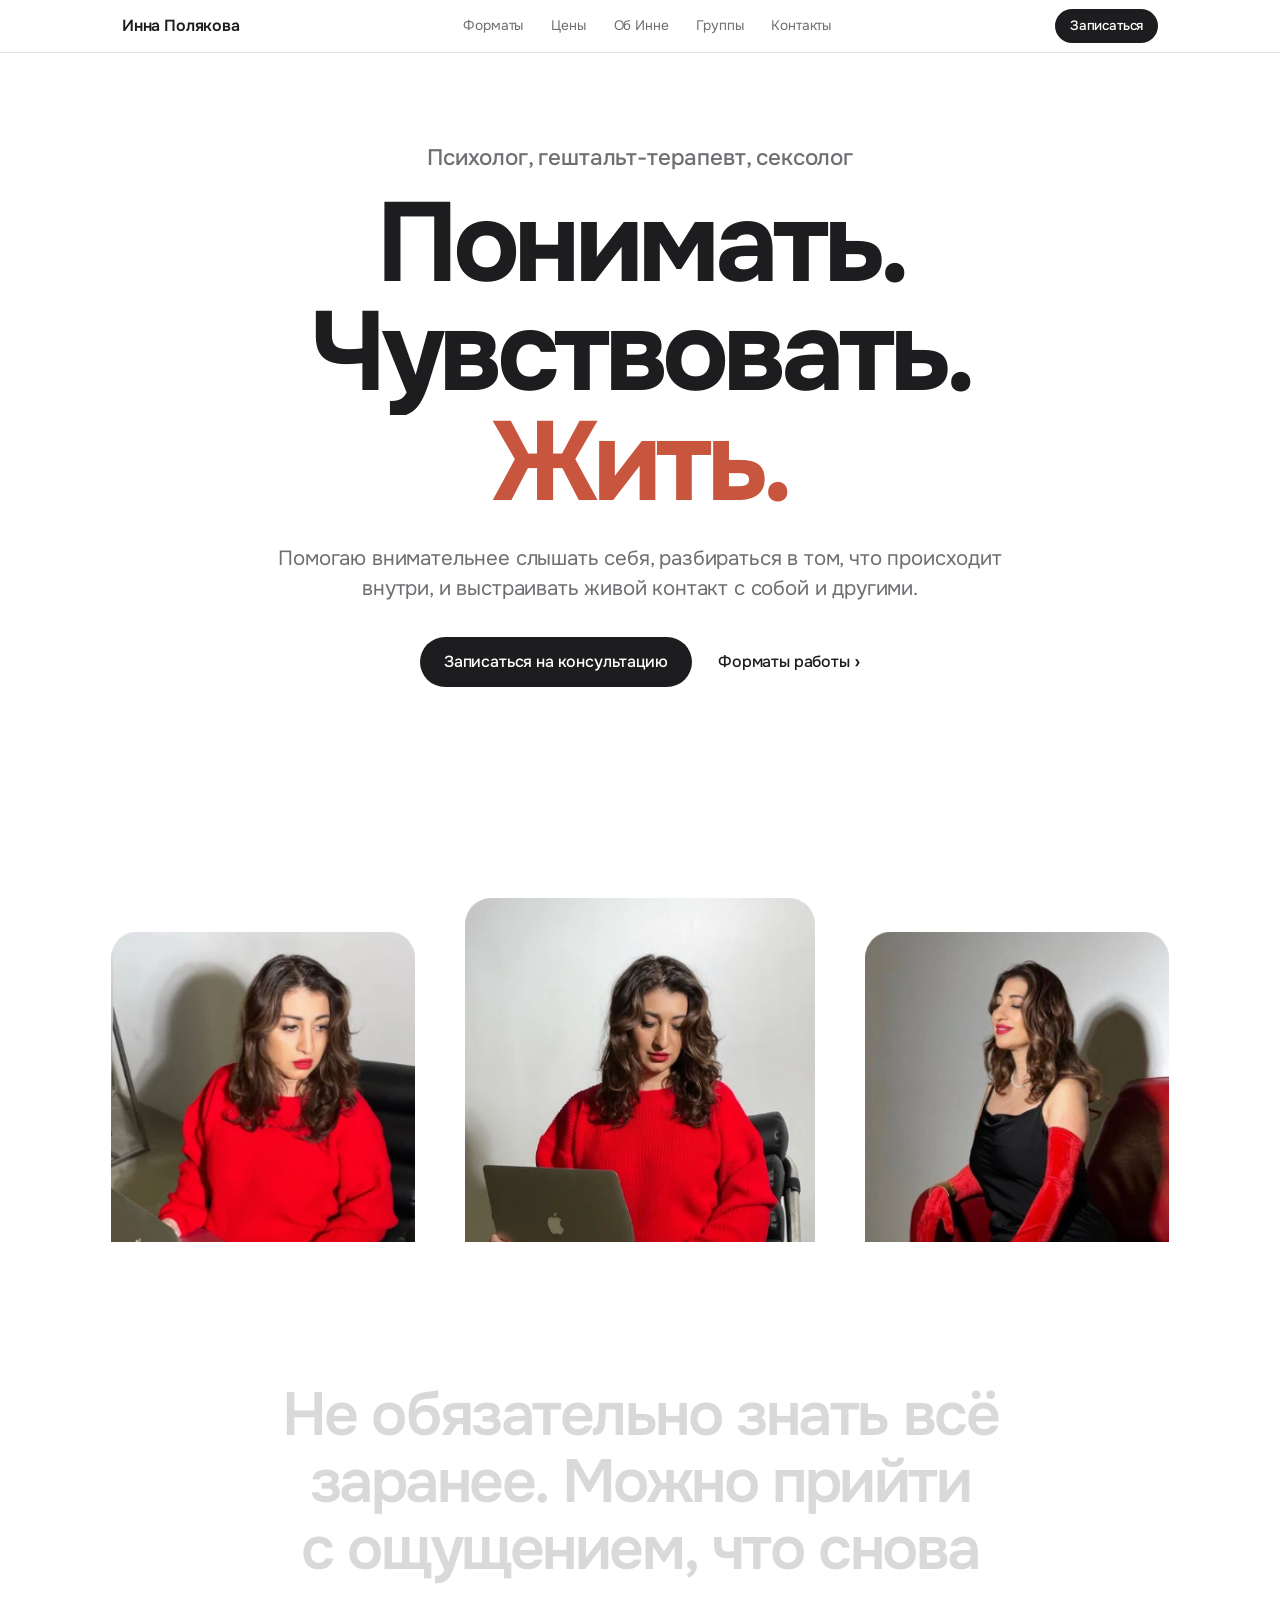
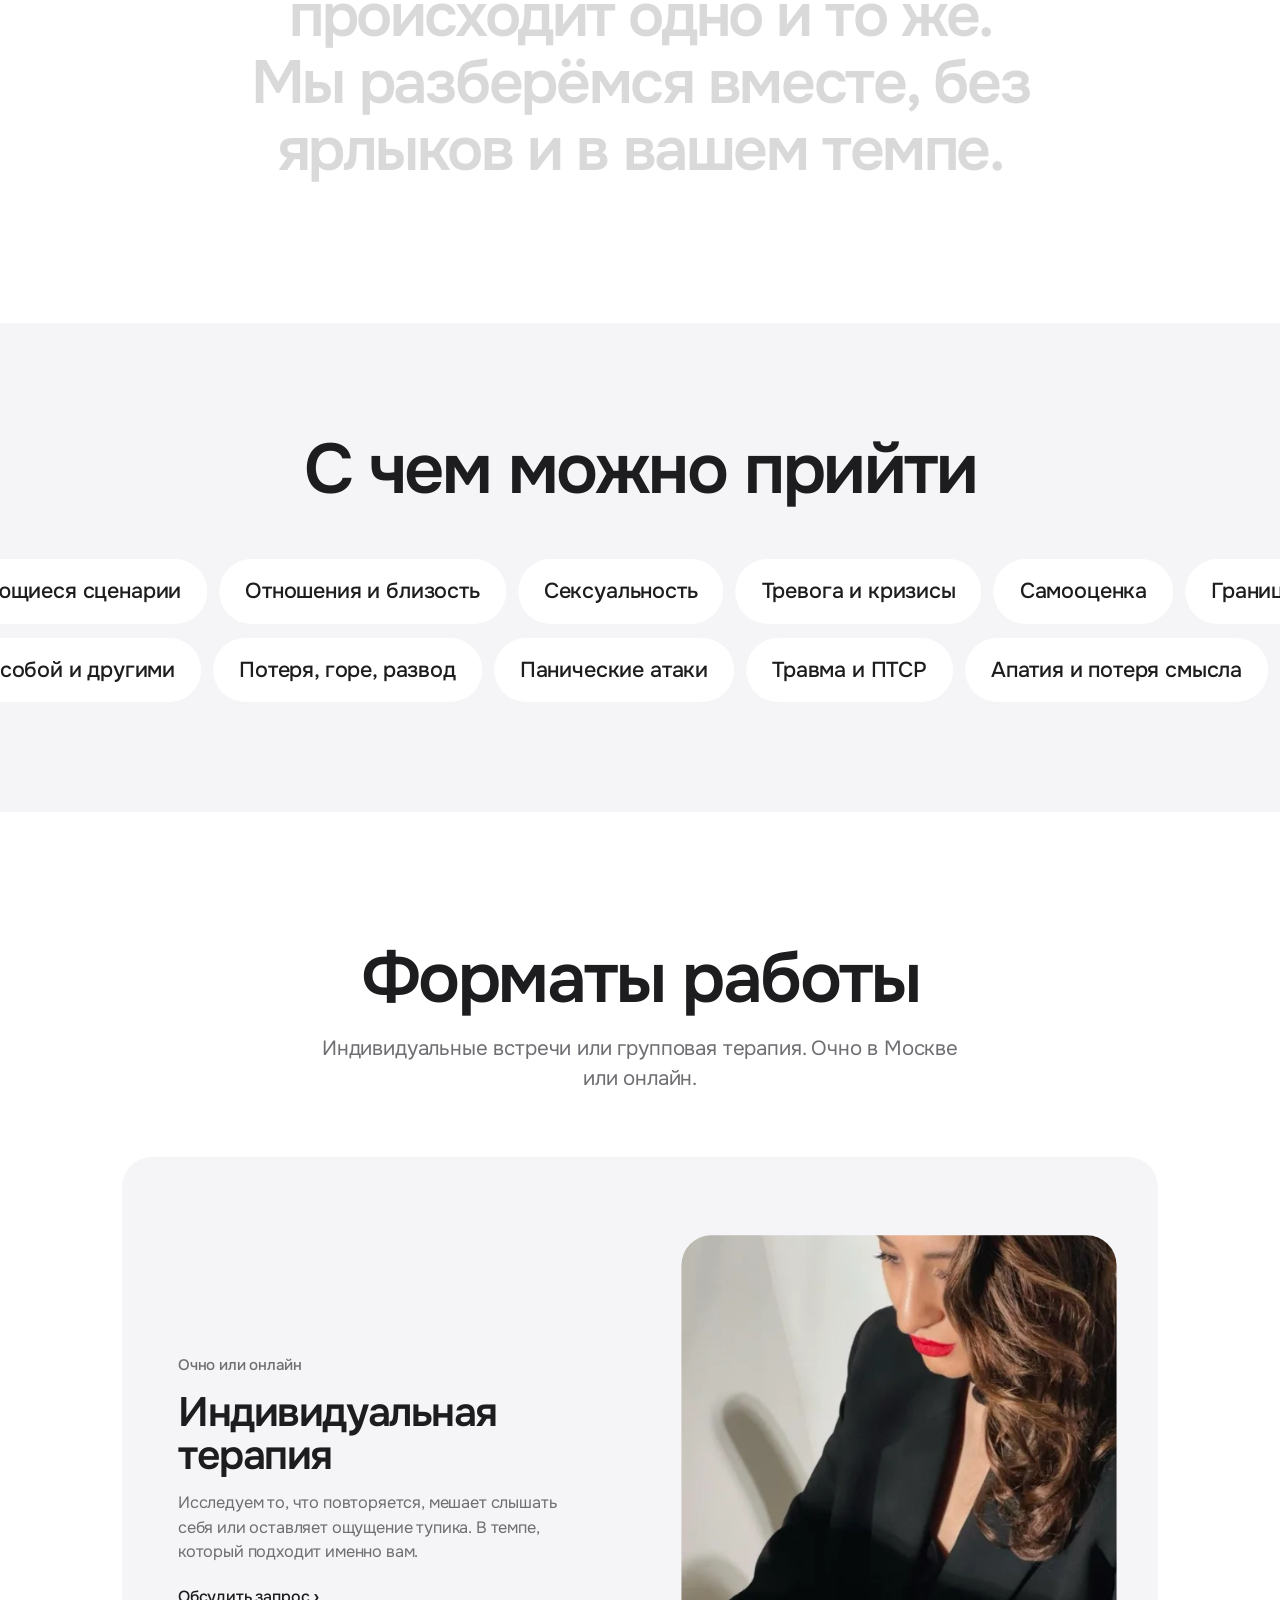
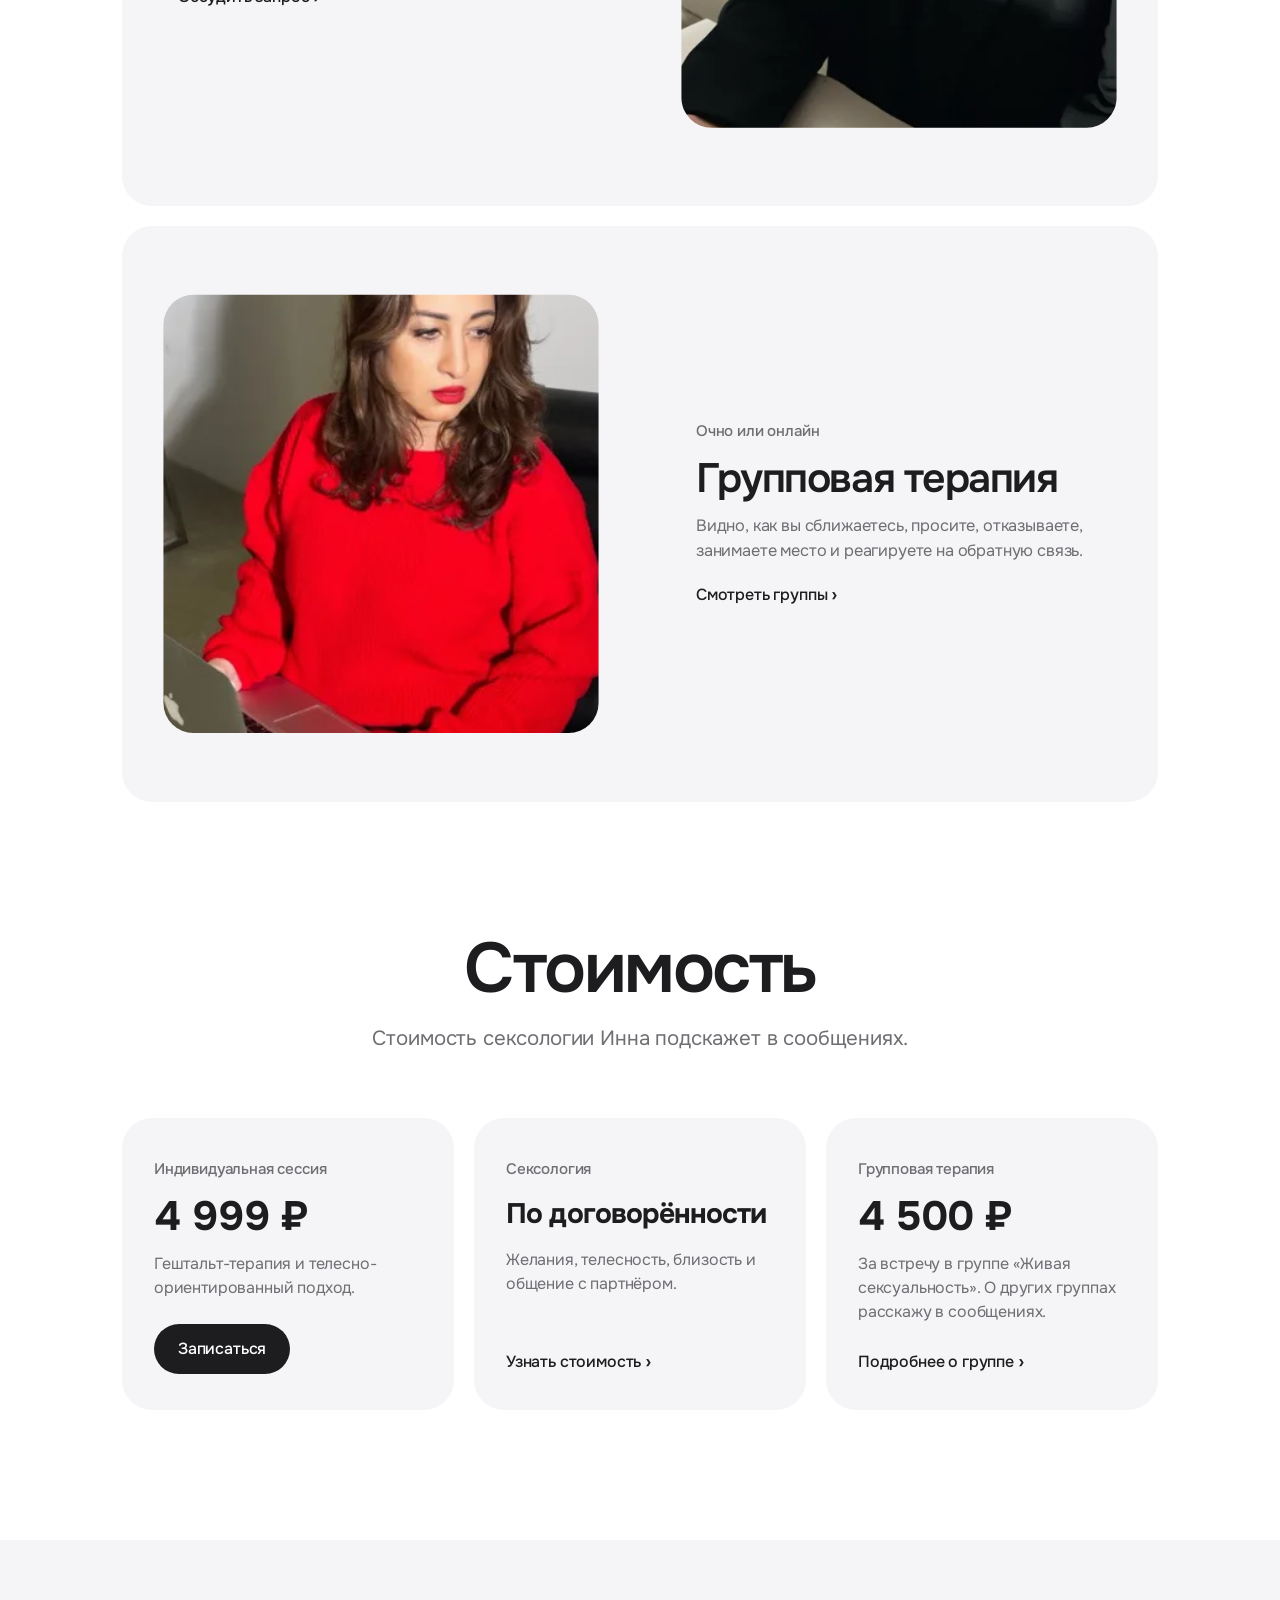
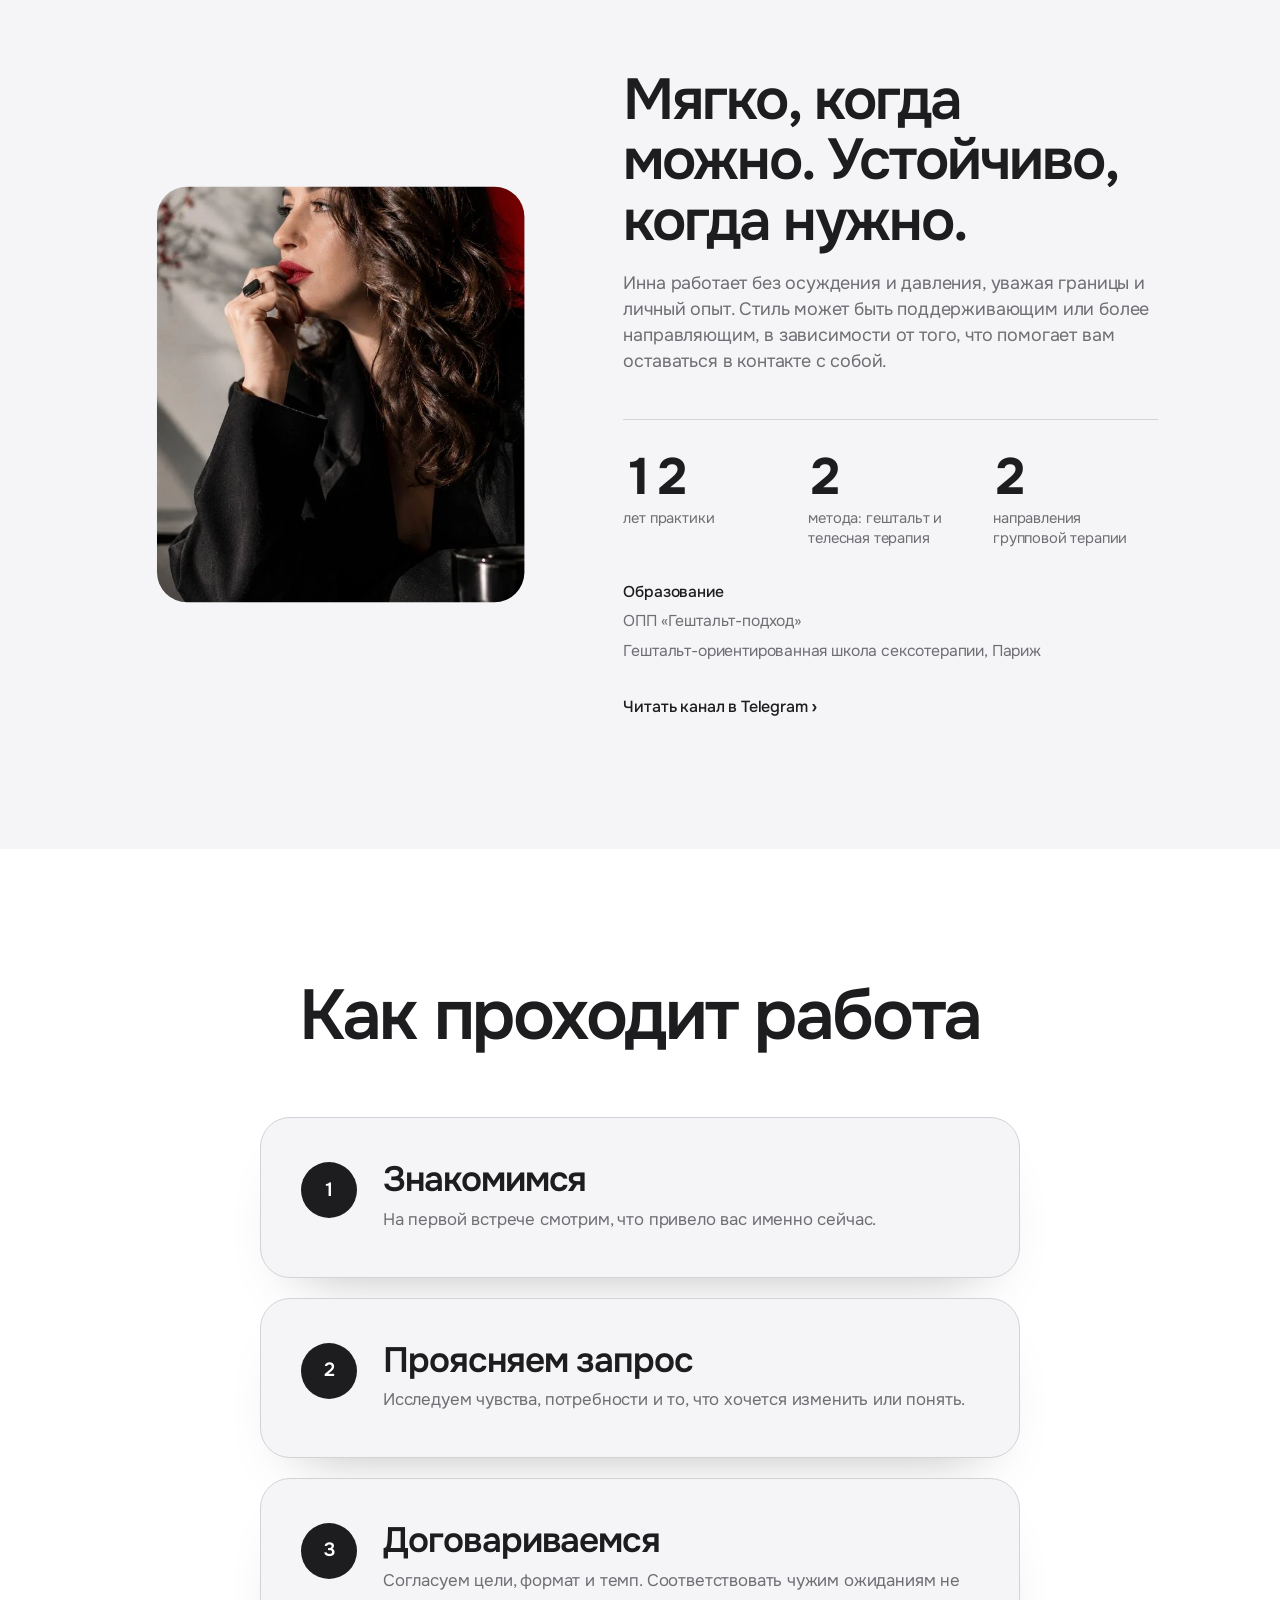
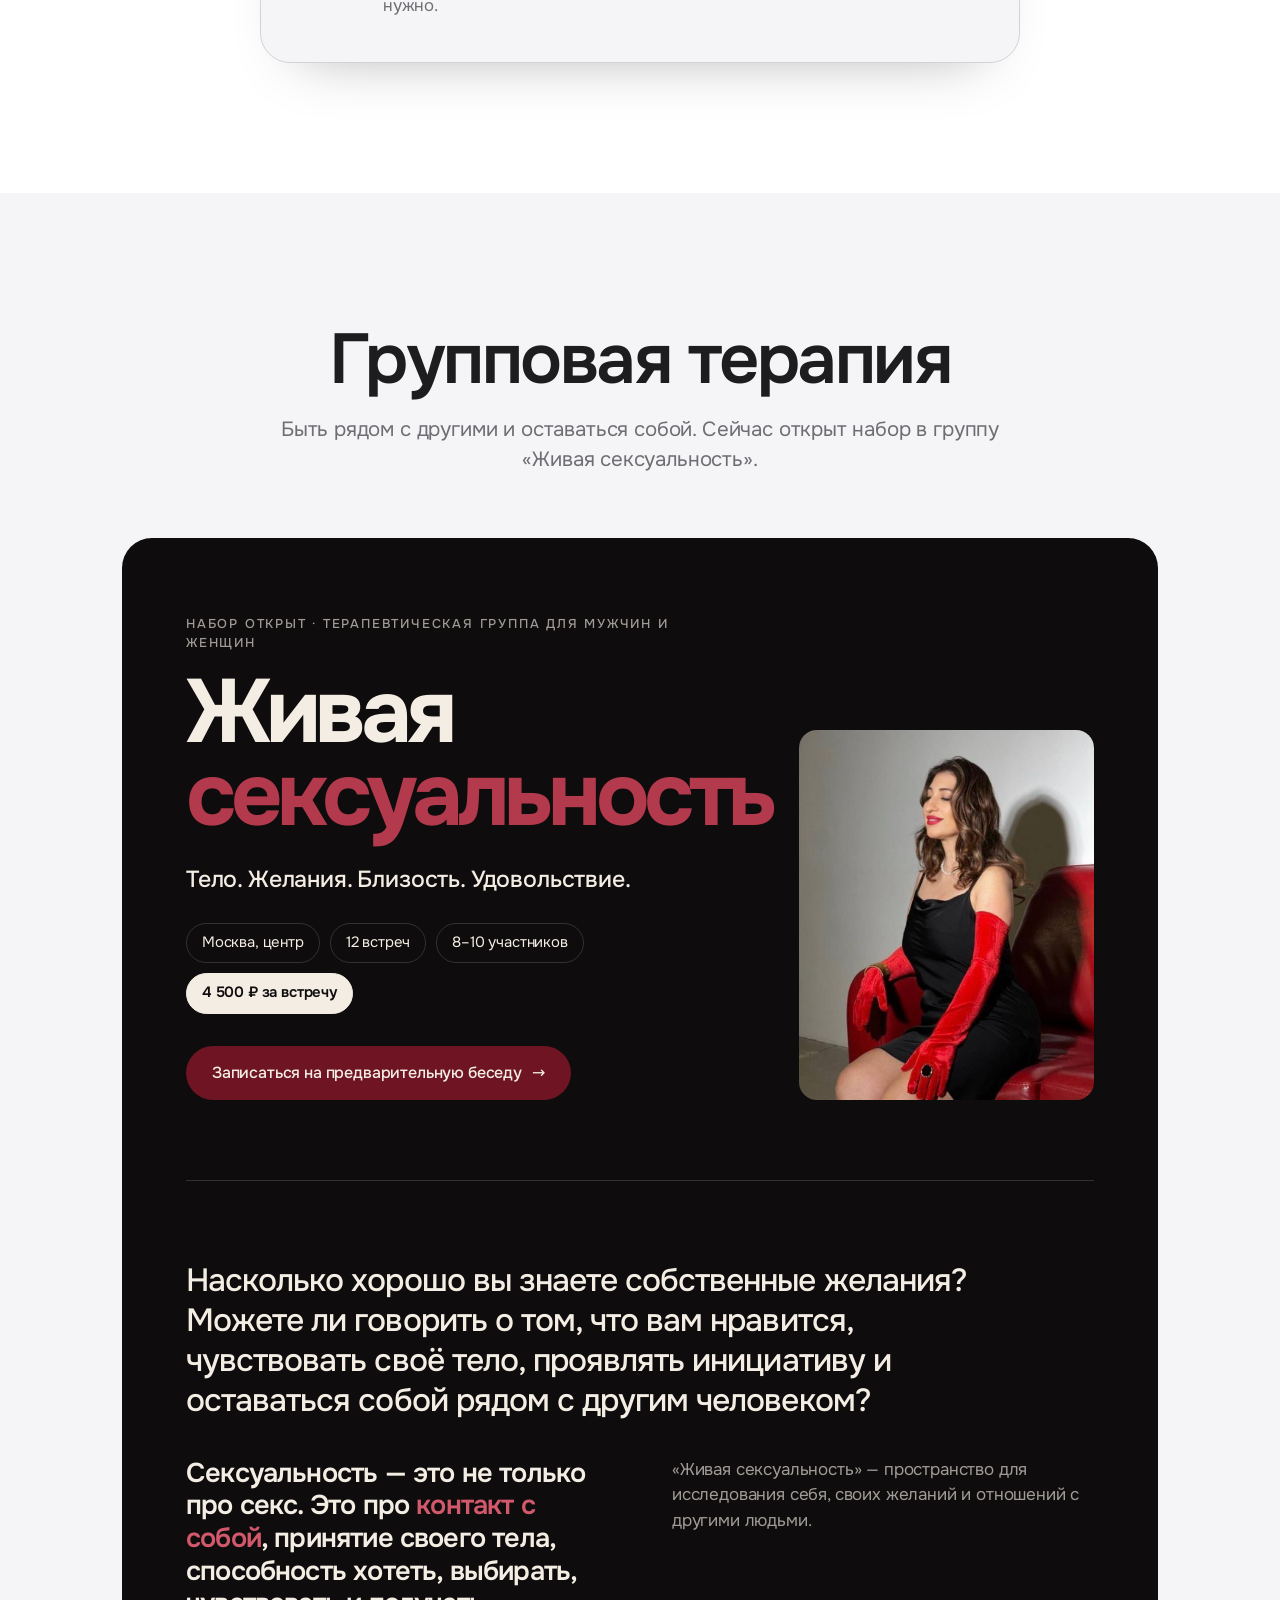
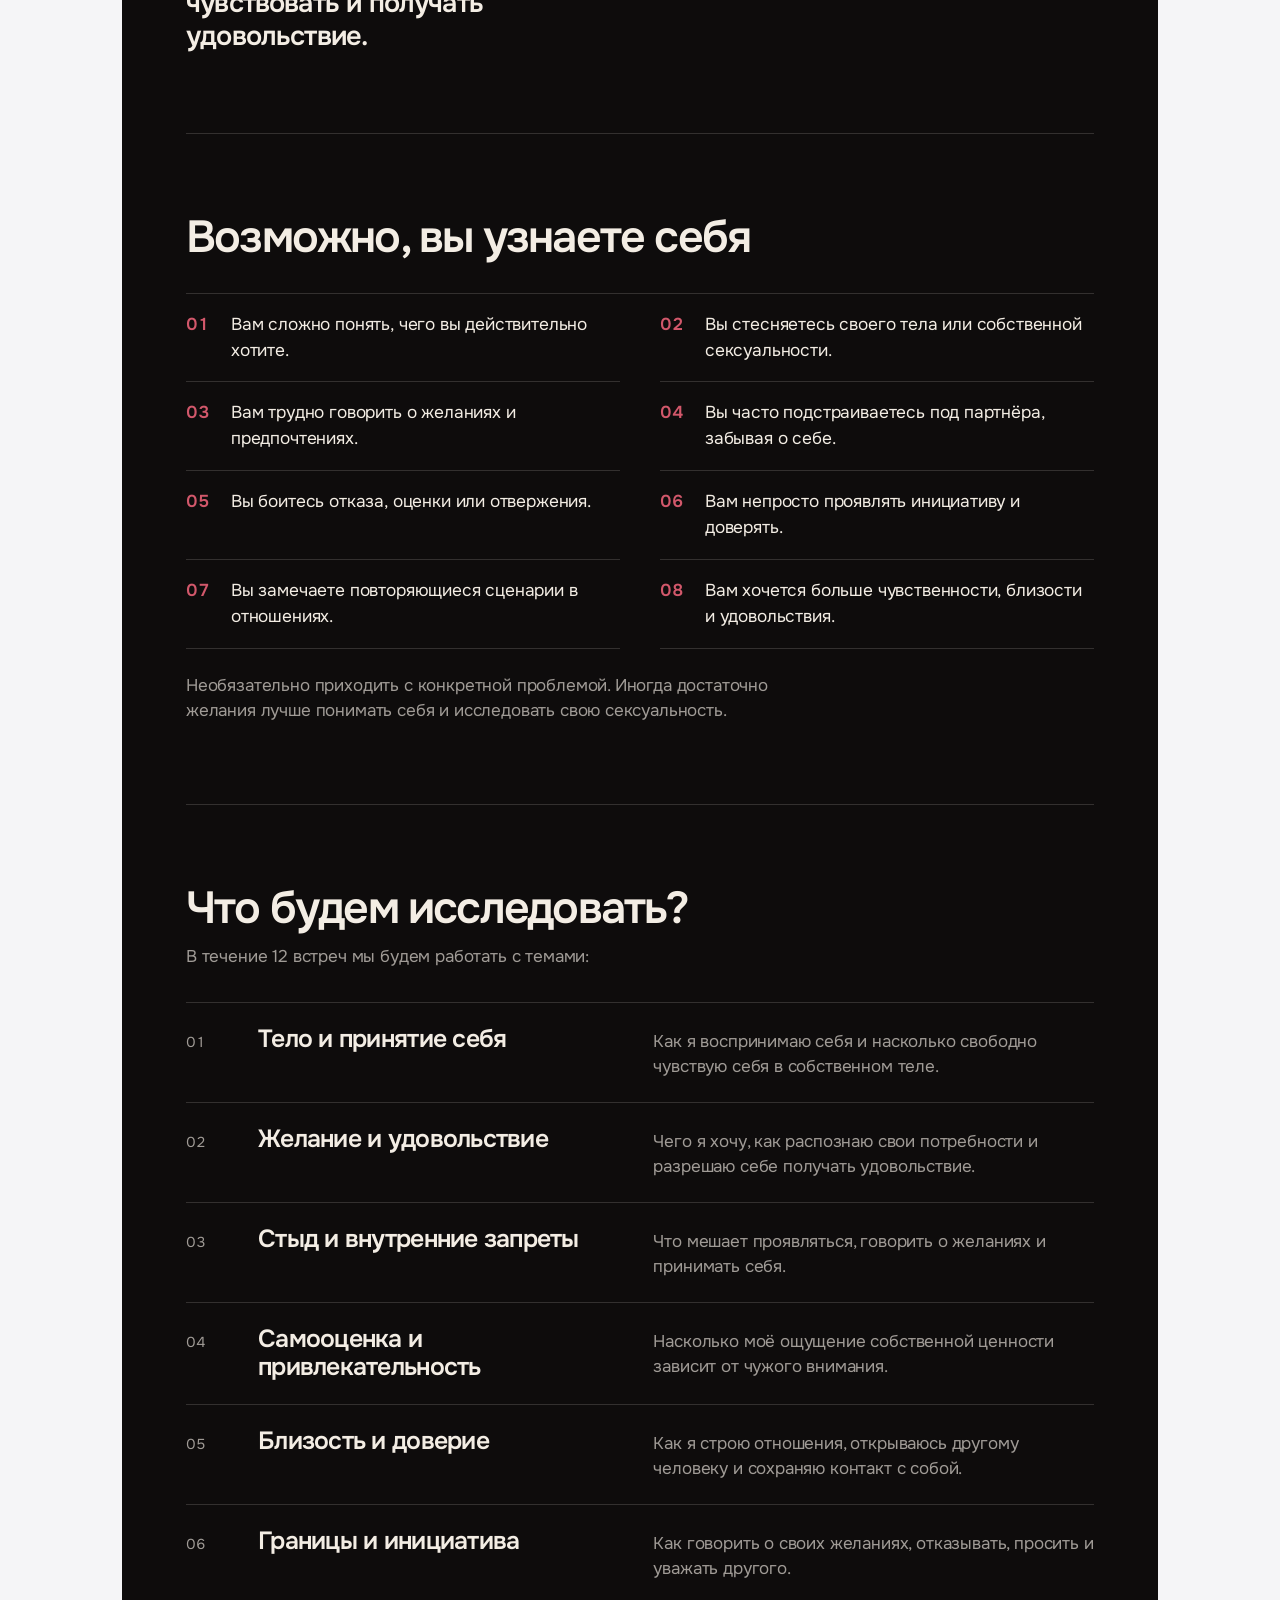
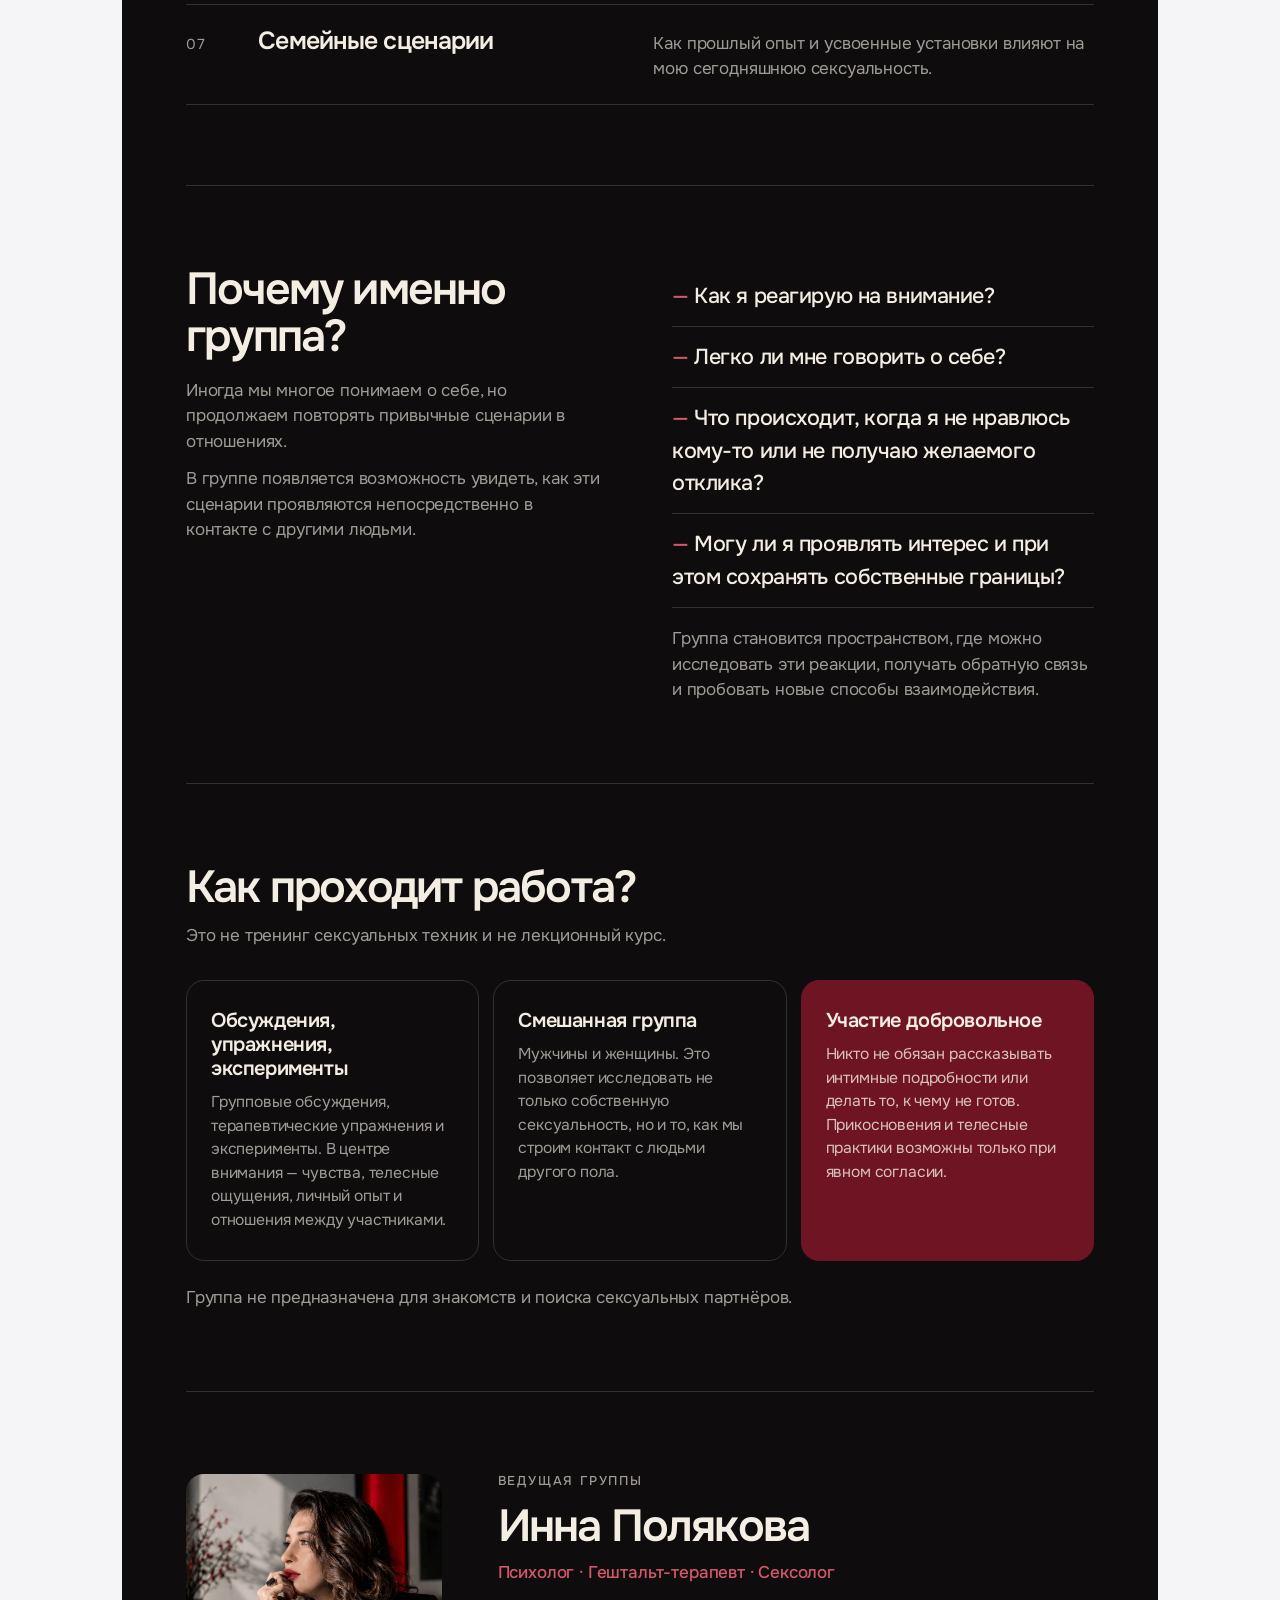
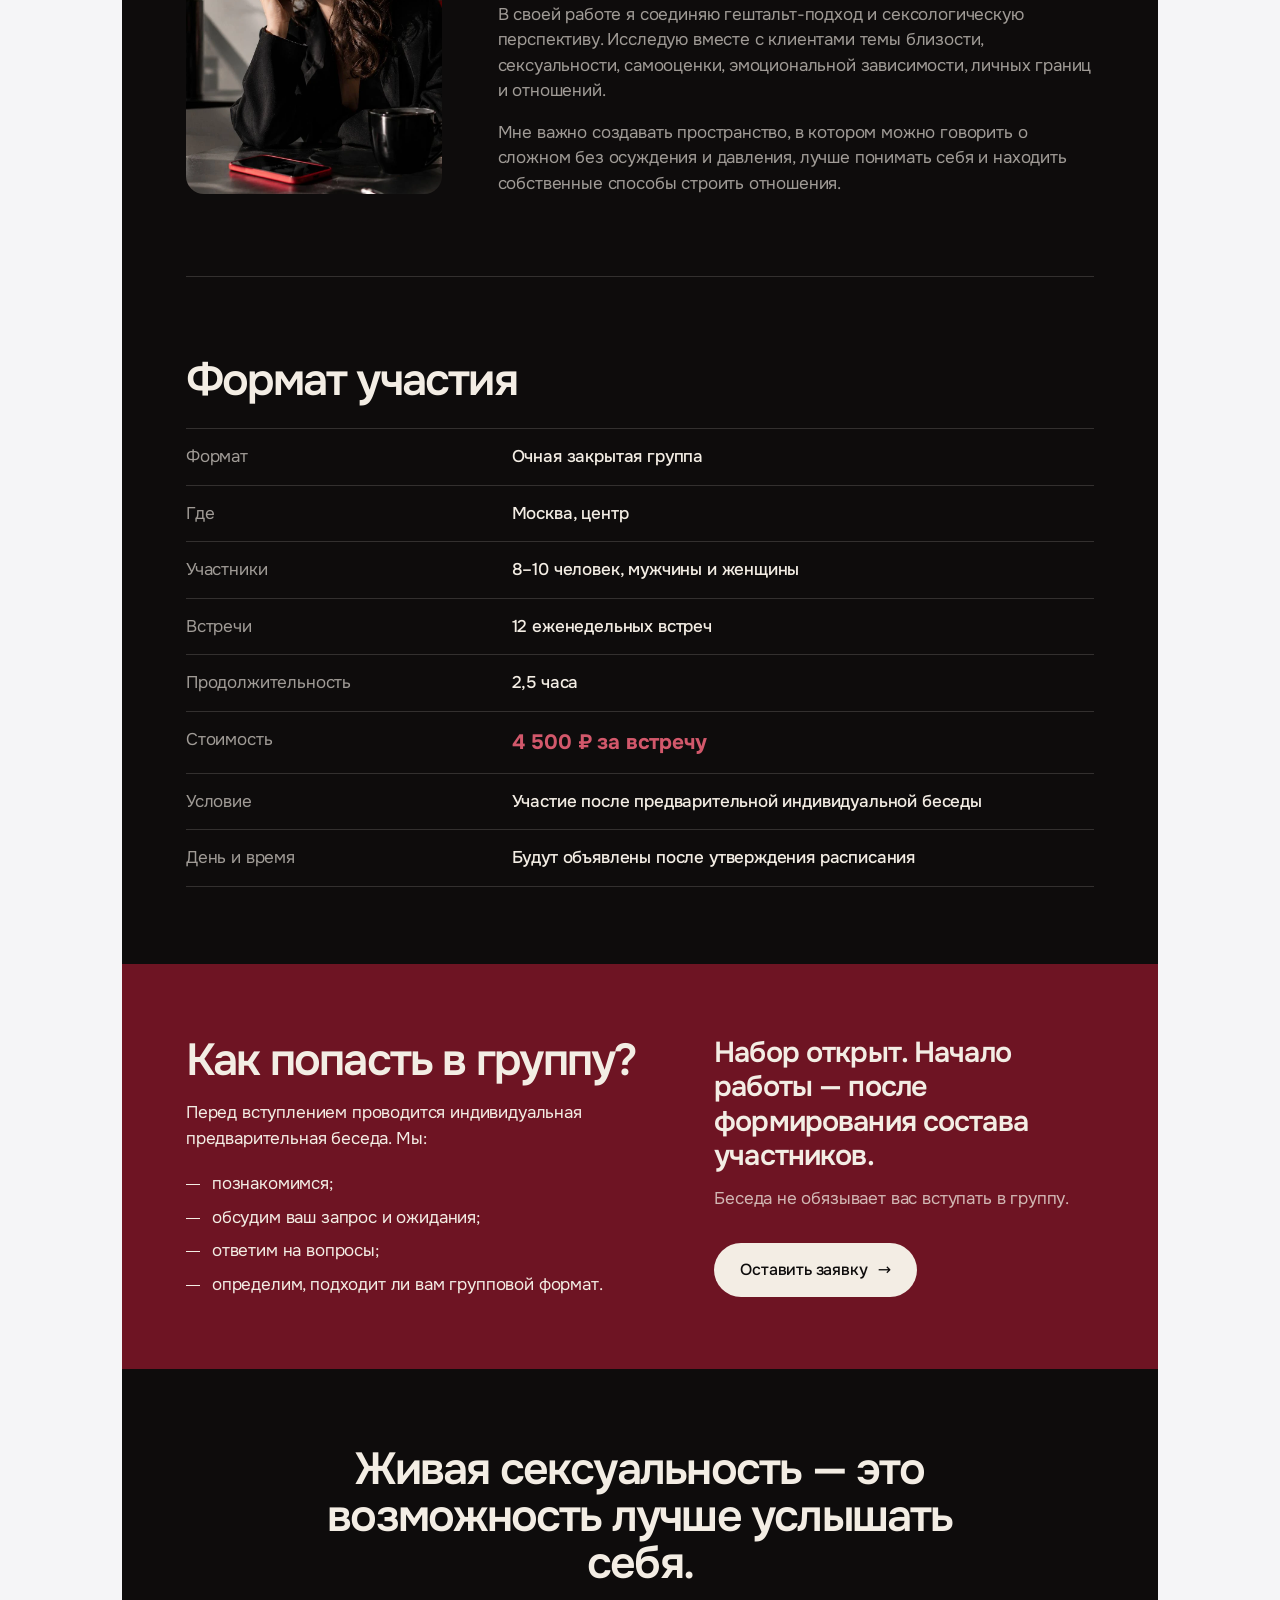
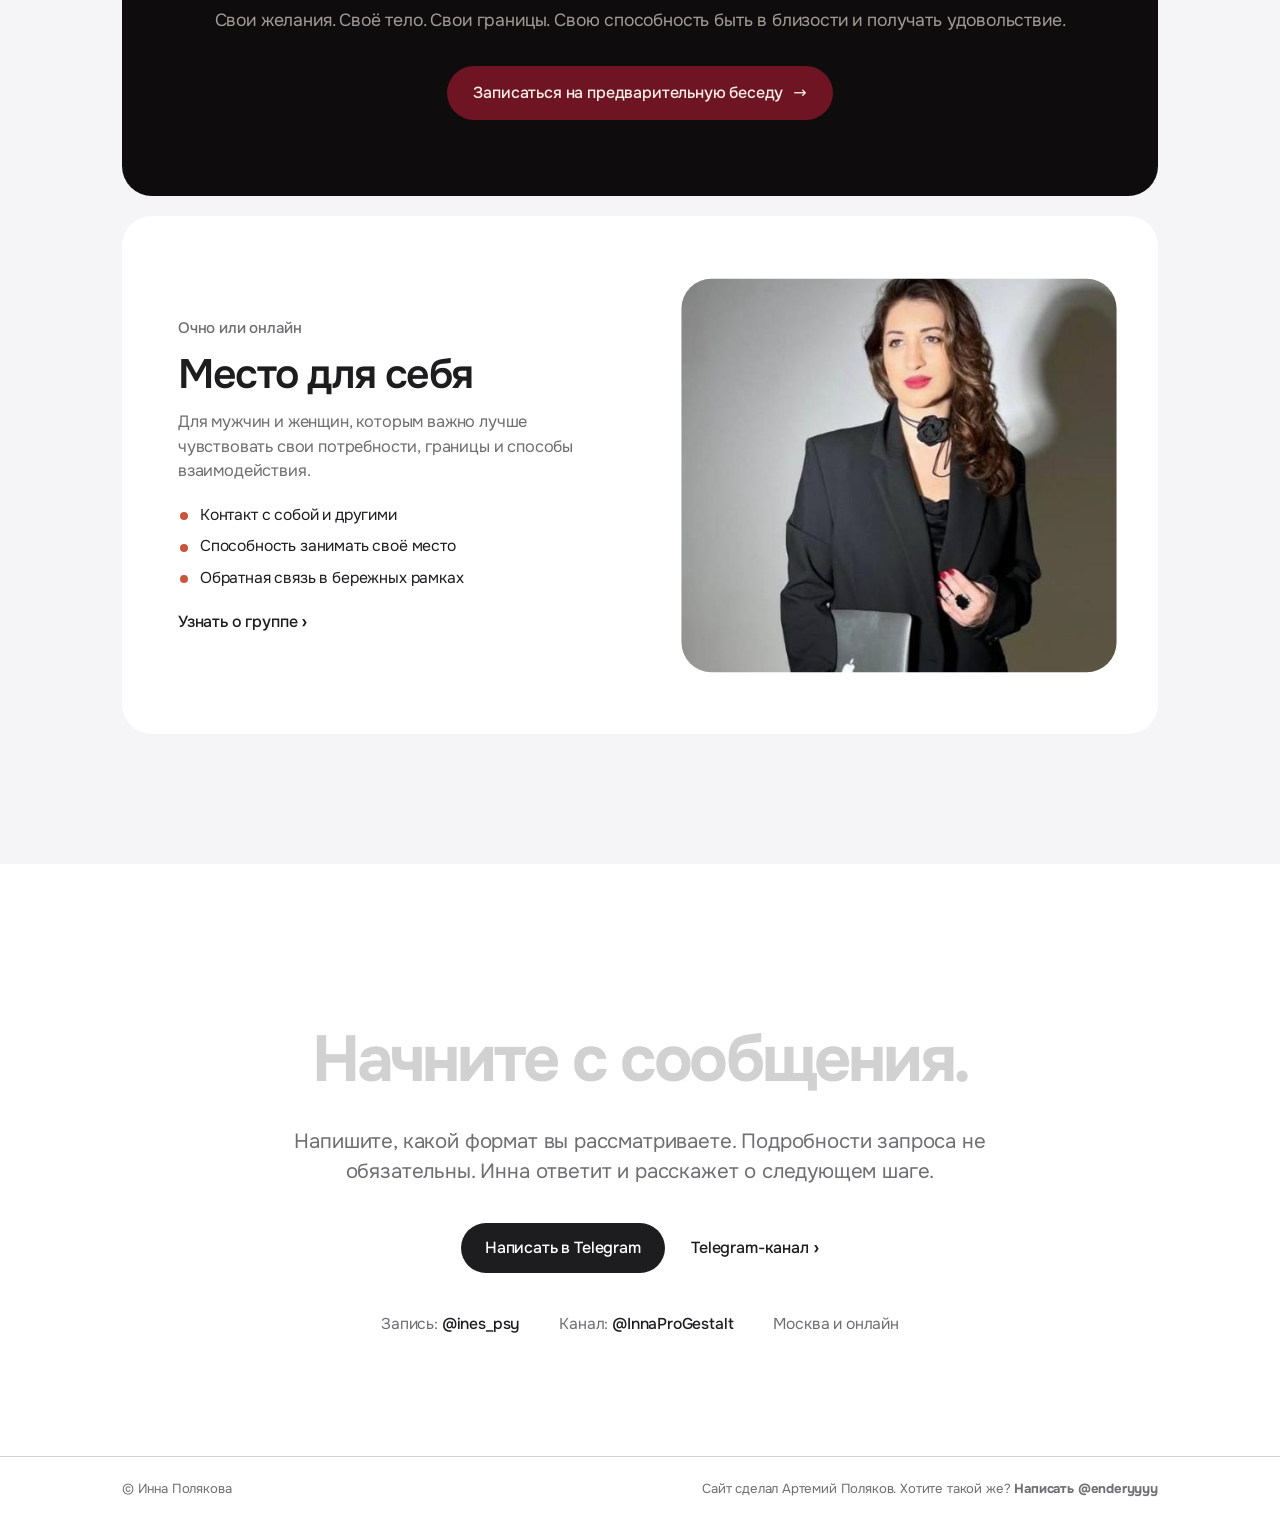
<file: index.html>
<!doctype html><html lang="ru"><head><meta charset="utf-8"><meta name=viewport content="width=device-width,initial-scale=1,viewport-fit=cover"><style>:root{color-scheme:light;box-sizing:border-box;padding-top:env(safe-area-inset-top,0px);padding-bottom:env(safe-area-inset-bottom,0px)}html{scroll-padding-top:env(safe-area-inset-top,0px)}body{margin:0;padding:0;font:14px -apple-system,BlinkMacSystemFont,sans-serif;background:#fff;color:#000}img{max-width:100%}[hidden]:not([hidden=until-found i]){display:none!important}</style></head><body>
<title>Инна Полякова</title>

<meta name="description" content="Инна Полякова — психолог, гештальт-терапевт, сексолог. Индивидуальная и групповая терапия в Москве и онлайн.">
<meta property="og:type" content="website">
<meta property="og:site_name" content="Инна Полякова">
<meta property="og:title" content="Инна Полякова — психолог, гештальт-терапевт, сексолог">
<meta property="og:description" content="Индивидуальная и групповая терапия. Москва и онлайн. Запись в Telegram.">
<meta property="og:url" content="https://innapolyakova.ru/">
<meta property="og:image" content="https://innapolyakova.ru/img/og.jpg">
<meta property="og:image:width" content="1200">
<meta property="og:image:height" content="630">
<meta property="og:locale" content="ru_RU">
<meta name="twitter:card" content="summary_large_image">
<meta name="twitter:image" content="https://innapolyakova.ru/img/og.jpg">
<link rel="icon" href="data:image/svg+xml,%3Csvg xmlns='http://www.w3.org/2000/svg' viewBox='0 0 64 64'%3E%3Crect width='64' height='64' rx='16' fill='%231D1D1F'/%3E%3Ctext x='32' y='42' font-family='Arial,sans-serif' font-size='26' font-weight='700' fill='white' text-anchor='middle'%3E%D0%98%D0%9F%3C/text%3E%3C/svg%3E">
<link rel="stylesheet" href="/assets/fonts/fonts.css">
<style>
/* Layout: product-page minimalism. Centered statements, generous white space, one photo row in the hero, a tile grid for formats.
   Motion (GSAP + ScrollTrigger): title letters rise, hero photos fan out, the statement lights up word by word,
   two theme rows drift in opposite directions and speed up with scrolling, photos open from a soft mask, step cards stack. */
:root{
  --bg:#FFFFFF;
  --bg-2:#F5F5F7;
  --fg:#1D1D1F;
  --muted:#6E6E73;
  --line:#D2D2D7;
  --btn:#1D1D1F; --btn-fg:#FFFFFF;
  --tile:#F5F5F7;
  --dim:rgba(29,29,31,.16);
  --warm:#C8553D;
  --font:"Onest","SF Pro Display","Segoe UI",system-ui,-apple-system,sans-serif;
}
@media (prefers-color-scheme: dark){:root:not([data-theme="light"]){
  --bg:#000000; --bg-2:#111113; --fg:#F5F5F7; --muted:#A1A1A6; --line:#38383D;
  --btn:#F5F5F7; --btn-fg:#000000; --tile:#141416; --dim:rgba(245,245,247,.18); --warm:#F08A6E; color-scheme:dark}}
:root[data-theme="dark"]{
  --bg:#000000; --bg-2:#111113; --fg:#F5F5F7; --muted:#A1A1A6; --line:#38383D;
  --btn:#F5F5F7; --btn-fg:#000000; --tile:#141416; --dim:rgba(245,245,247,.18); --warm:#F08A6E; color-scheme:dark}

*{box-sizing:border-box}
body{background:var(--bg);color:var(--fg);font-family:var(--font);font-size:17px;line-height:1.5;letter-spacing:-.01em;-webkit-font-smoothing:antialiased;overflow-x:hidden}
body::before{content:"";position:fixed;inset:0 0 auto;height:env(safe-area-inset-top,0px);z-index:60;background:var(--bg)}
a{color:inherit;text-decoration:none}
img{display:block;max-width:100%;height:auto}
:focus-visible{outline:2px solid var(--fg);outline-offset:3px;border-radius:6px}
h1,h2,h3{margin:0;font-weight:600;letter-spacing:-.035em;line-height:1.05;text-wrap:balance}
p{margin:0}
.wrap{max-width:1080px;margin:0 auto;padding-left:max(22px,env(safe-area-inset-left,0px));padding-right:max(22px,env(safe-area-inset-right,0px))}
.center{text-align:center}
.sub{color:var(--muted);font-size:clamp(1.05rem,1.6vw,1.3rem);line-height:1.45;max-width:36em;text-wrap:pretty}
.center .sub{margin-left:auto;margin-right:auto}
.btns{display:flex;flex-wrap:wrap;gap:14px 26px;align-items:center}
.center .btns{justify-content:center}
.btn{display:inline-flex;align-items:center;gap:8px;background:var(--btn);color:var(--btn-fg);border-radius:999px;padding:13px 24px;font-size:1rem;font-weight:500;transition:opacity .25s ease,box-shadow .35s ease;will-change:transform}
.btn:hover{opacity:.9;box-shadow:0 14px 34px -14px var(--fg)}
.btn:active{transform:scale(.97)}
.link{font-size:1rem;font-weight:500;display:inline-flex;gap:4px;align-items:center}
.link::after{content:"›";font-size:1.25em;line-height:1;transition:transform .25s ease}
.link:hover{text-decoration:underline;text-underline-offset:4px}
.link:hover::after{transform:translateX(3px)}
.vh{position:absolute;width:1px;height:1px;overflow:hidden;clip:rect(0 0 0 0);white-space:nowrap}

/* nav: hides while scrolling down, comes back on the way up */
.nav{position:sticky;top:env(safe-area-inset-top,0px);z-index:50;background:color-mix(in srgb,var(--bg) 78%,transparent);backdrop-filter:saturate(180%) blur(20px);-webkit-backdrop-filter:saturate(180%) blur(20px);border-bottom:1px solid color-mix(in srgb,var(--line) 60%,transparent);transition:transform .45s cubic-bezier(.2,.7,.2,1)}
.nav.away{transform:translateY(-110%)}
.nav .wrap{display:flex;align-items:center;justify-content:space-between;height:52px;gap:20px}
.nav .name{font-weight:600;font-size:1rem}
.nav nav{display:flex;gap:28px;font-size:.86rem;color:var(--muted)}
.nav nav a{transition:color .2s}
.nav nav a:hover{color:var(--fg)}
.nav .btn{padding:7px 15px;font-size:.84rem}
.progress{position:absolute;left:0;bottom:-1px;height:2px;width:100%;background:var(--warm);transform-origin:left;transform:scaleX(0)}
@media (max-width:720px){.nav nav{display:none}}

/* hero */
.hero{padding-block:88px 0;overflow:hidden}
.eyebrow{font-size:clamp(1.1rem,1.8vw,1.4rem);font-weight:500;color:var(--muted);margin-bottom:14px}
.hero h1{font-size:clamp(3.2rem,9vw,7rem);font-weight:700;letter-spacing:-.05em;line-height:.98}
.hero h1 .line{display:block;overflow:hidden;padding-bottom:.06em;margin-bottom:-.06em}
.hero h1 .ch{display:inline-block}
.hero h1 .line:nth-child(3) .ch{color:var(--warm)}
.hero .sub{margin-top:26px}
.hero .btns{margin-top:34px}
.photos{display:flex;justify-content:center;align-items:flex-end;gap:clamp(10px,2vw,22px);margin-top:72px;padding-bottom:8px}
.photos figure{margin:0;flex:0 1 330px;min-width:0;border-radius:28px;overflow:hidden;background:var(--bg-2);will-change:transform}
.photos figure:nth-child(2){flex-basis:380px}
.photos img{width:100%;aspect-ratio:3/4;object-fit:cover}
.photos figure:nth-child(1) img{object-position:50% 0%}
.photos figure:nth-child(2) img{aspect-ratio:4/5;object-position:50% 4%}
.photos figure:nth-child(3) img{object-position:50% 20%}
@media (max-width:640px){
  .photos{gap:8px;margin-top:52px}
  .photos figure{border-radius:18px}
  .photos figure:nth-child(1),.photos figure:nth-child(3){flex-basis:28%}
  .photos figure:nth-child(2){flex-basis:44%}
}

/* statement */
.statement{padding-block:140px}
.statement p{font-size:clamp(2rem,5vw,3.8rem);font-weight:600;letter-spacing:-.04em;line-height:1.1;max-width:15em;margin:0 auto;text-wrap:balance}

/* themes: two drifting rows */
.themes{background:var(--bg-2);padding-block:110px;overflow:hidden}
.themes h2{font-size:clamp(2.4rem,5.6vw,4.4rem)}
.rows{display:grid;gap:14px;margin-top:52px}
.row{display:flex;width:max-content;gap:12px}
.row span{background:var(--bg);border-radius:999px;padding:16px 26px;font-size:clamp(1.05rem,1.8vw,1.35rem);font-weight:500;white-space:nowrap;transition:background-color .3s,color .3s}
.row span:hover{background:var(--fg);color:var(--bg)}
.rows .css1{animation:drift 60s linear infinite}
.rows .css2{animation:drift 70s linear infinite reverse}
@keyframes drift{to{transform:translateX(-50%)}}

/* formats */
.formats{padding-block:130px}
.formats h2{font-size:clamp(2.4rem,5.6vw,4.4rem)}
.formats .sub{margin-top:18px}
.tiles{display:grid;grid-template-columns:repeat(2,minmax(0,1fr));gap:20px;margin-top:64px}
.tile{background:var(--tile);border-radius:30px;overflow:hidden;display:flex;flex-direction:column;min-width:0;transition:transform .5s cubic-bezier(.2,.7,.2,1)}
.tile:hover{transform:translateY(-6px)}
.tile .txt{padding:44px 40px 36px;display:grid;gap:14px;align-content:start}
.tile .kind{font-size:.95rem;font-weight:500;color:var(--muted)}
.tile h3{font-size:clamp(1.9rem,3.2vw,2.6rem)}
.tile p{color:var(--muted);font-size:1.02rem;max-width:30em}
.tile .link{margin-top:6px;justify-self:start}
.tile .pic{margin-top:auto;overflow:hidden}
.tile .pic img{width:100%;aspect-ratio:16/10;object-fit:cover}
.tile.wide{grid-column:1 / -1;flex-direction:row;align-items:stretch}
.tile.wide .txt{flex:1 1 50%;align-content:center;padding:56px}
.tile.wide .pic{flex:1 1 50%;margin-top:0}
.tile.wide.rev{flex-direction:row-reverse}
@media (max-width:760px){.tile.wide.rev{flex-direction:column}}
.tile.wide .pic img{height:100%;aspect-ratio:auto;min-height:420px;object-position:50% 0%}
.tags{display:flex;flex-wrap:wrap;gap:8px;padding:0;margin:4px 0 0;list-style:none}
.tags li{border:1px solid var(--line);border-radius:999px;padding:5px 12px;font-size:.86rem}
@media (max-width:760px){
  .tiles{grid-template-columns:1fr}
  .tile.wide{flex-direction:column}
  .tile.wide .txt{padding:40px 28px 32px}
  .tile .txt{padding:40px 28px 32px}
  .tile.wide.rev{flex-direction:row-reverse}
.tile.wide .pic img{min-height:0;aspect-ratio:4/5}
}

/* prices */
.prices{padding-block:0 130px}
.prices h2{font-size:clamp(2.4rem,5.6vw,4.4rem)}
.prices .sub{margin-top:18px}
.price-grid{display:grid;grid-template-columns:repeat(3,minmax(0,1fr));gap:20px;margin-top:64px}
.price{background:var(--tile);border-radius:30px;padding:40px 32px 36px;display:flex;flex-direction:column;gap:14px;min-width:0;transition:transform .5s cubic-bezier(.2,.7,.2,1)}
.price:hover{transform:translateY(-6px)}
.price .kind{font-size:.95rem;font-weight:500;color:var(--muted)}
.price b{font-size:clamp(1.9rem,3.2vw,2.6rem);font-weight:700;letter-spacing:-.04em;line-height:1.05;font-variant-numeric:tabular-nums}
.price p{color:var(--muted);font-size:1rem;margin-bottom:10px}
.price b.ask{font-size:clamp(1.5rem,2.2vw,1.85rem);letter-spacing:-.03em;padding-block:.18em}
.price .btn,.price .link{margin-top:auto;align-self:flex-start}
@media (max-width:860px){.price-grid{grid-template-columns:1fr}}

/* about */
.about{background:var(--bg-2);padding-block:130px}
.about .grid{display:grid;grid-template-columns:minmax(0,.9fr) minmax(0,1.1fr);gap:64px;align-items:center}
.about .photo{border-radius:30px;overflow:hidden}
.about .photo img{width:100%;aspect-ratio:4/5;object-fit:cover;object-position:40% 25%}
.about h2{font-size:clamp(2.2rem,4.6vw,3.6rem)}
.about .sub{margin-top:20px;font-size:1.12rem}
.stats{display:grid;grid-template-columns:repeat(3,minmax(0,1fr));gap:20px;margin-top:44px;padding-top:32px;border-top:1px solid var(--line)}
.stat{display:grid;gap:6px;align-content:start}
.stat b{font-size:clamp(2.2rem,4vw,3.2rem);font-weight:700;letter-spacing:-.04em;line-height:1;font-variant-numeric:tabular-nums}
.stat > span{font-size:.92rem;color:var(--muted);line-height:1.35}
.edu{margin-top:32px;display:grid;gap:6px;color:var(--muted);font-size:.98rem}
.edu strong{color:var(--fg);font-weight:500}
.about .btns{margin-top:32px}
@media (max-width:820px){.about .grid{grid-template-columns:1fr;gap:40px}.about .photo{max-width:440px}}
@media (max-width:420px){.stats{grid-template-columns:1fr 1fr}}

/* steps: cards stack on top of each other while scrolling */
.steps{padding-block:130px}
.steps h2{font-size:clamp(2.4rem,5.6vw,4.4rem)}
.steps ol{list-style:none;margin:64px auto 0;padding:0;display:grid;gap:20px;max-width:760px}
.steps li{position:sticky;top:calc(90px + var(--k) * 22px);background:var(--tile);border:1px solid var(--line);border-radius:30px;padding:44px 40px;display:grid;grid-template-columns:auto minmax(0,1fr);gap:8px 26px;align-items:start;box-shadow:0 30px 60px -40px rgba(0,0,0,.35)}
.steps .n{grid-row:span 2;width:56px;height:56px;border-radius:50%;background:var(--btn);color:var(--btn-fg);display:grid;place-items:center;font-weight:600;font-size:1.2rem;font-variant-numeric:tabular-nums}
.steps h3{font-size:clamp(1.6rem,3vw,2.2rem);letter-spacing:-.03em}
.steps p{color:var(--muted);font-size:1.05rem}
@media (max-width:560px){.steps li{padding:32px 24px;gap:8px 18px}.steps .n{width:44px;height:44px;font-size:1rem}}

/* groups */
.groups{background:var(--bg-2);padding-block:130px}
.groups h2{font-size:clamp(2.4rem,5.6vw,4.4rem)}
.groups .sub{margin-top:18px}
.groups .tiles{margin-top:64px}
.groups .tile{background:var(--bg)}
.groups .tile .pic{margin-top:0}
.groups .tile .pic img{aspect-ratio:1/1;object-position:50% 0%}
.groups ul.points{list-style:none;margin:6px 0 0;padding:0;display:grid;gap:8px}
.groups ul.points li{padding-left:22px;position:relative;font-size:.98rem}
.groups ul.points li::before{content:"";position:absolute;left:2px;top:.55em;width:8px;height:8px;border-radius:50%;background:var(--warm)}

/* «Живая сексуальность»: black, milk and deep burgundy inside the Groups section */
.zs{--ink:#0E0C0C;--milk:#F3EDE4;--wine:#6E1423;--wine-2:#8A1C2E;--soft:rgba(243,237,228,.64);--ln:rgba(243,237,228,.16);
  margin-top:64px;background:var(--ink);color:var(--milk);border-radius:30px;overflow:hidden;scroll-margin-top:70px}
.zs .in{padding:clamp(36px,6vw,80px) clamp(24px,5vw,72px)}
.zs .lbl{font-size:.8rem;font-weight:500;letter-spacing:.14em;text-transform:uppercase;color:var(--soft)}
.zs .soft{color:var(--soft)}
.zs h3.big{font-size:clamp(2.6rem,7vw,6rem);font-weight:700;letter-spacing:-.06em;line-height:.92;margin-top:18px}
.zs h3.big span{display:block}
.zs h3.big span+span{color:#B23A4C}
.zs h4{margin:0;font-size:clamp(1.8rem,3.6vw,2.8rem);font-weight:600;letter-spacing:-.04em;line-height:1.05}
.zs .top{display:grid;grid-template-columns:minmax(0,1.3fr) minmax(0,.7fr);gap:clamp(28px,5vw,64px);align-items:end}
.zs .top figure{margin:0;border-radius:18px;overflow:hidden}
.zs .top figure img{width:100%;aspect-ratio:4/5;object-fit:cover;object-position:50% 15%}
.zs .words{margin-top:26px;font-size:clamp(1.1rem,1.9vw,1.45rem);font-weight:500}
.zs .facts{display:flex;flex-wrap:wrap;gap:10px;margin:26px 0 0;padding:0;list-style:none}
.zs .facts li{border:1px solid var(--ln);border-radius:999px;padding:8px 15px;font-size:.93rem}
.zs .facts li.pr{background:var(--milk);color:var(--ink);border-color:var(--milk);font-weight:600}
.zs .zbtn{display:inline-flex;align-items:center;gap:10px;margin-top:32px;border-radius:999px;padding:15px 26px;font-size:1rem;font-weight:500;background:var(--wine);color:var(--milk);transition:background-color .25s}
.zs .zbtn:hover{background:var(--wine-2)}
.zs .zbtn.light{background:var(--milk);color:var(--ink)}
.zs .zbtn::after{content:"→"}
.zs .blk{padding-top:clamp(48px,7vw,80px);margin-top:clamp(48px,7vw,80px);border-top:1px solid var(--ln)}
.zs .intro{font-size:clamp(1.35rem,2.6vw,2rem);font-weight:500;letter-spacing:-.03em;line-height:1.25;max-width:26em}
.zs .two{display:grid;grid-template-columns:minmax(0,1fr) minmax(0,1fr);gap:clamp(24px,5vw,64px);margin-top:36px}
.zs .two .lead{font-size:clamp(1.25rem,2.2vw,1.7rem);font-weight:600;letter-spacing:-.03em;line-height:1.2}
.zs .two .lead em{font-style:normal;color:#D2586B}
.zs ol,.zs ul.l{list-style:none;margin:0;padding:0}
.zs .recog{display:grid;grid-template-columns:repeat(2,minmax(0,1fr));gap:0 40px;margin-top:32px;border-top:1px solid var(--ln)}
.zs .recog li{display:grid;grid-template-columns:2.6em minmax(0,1fr);padding:18px 0;border-bottom:1px solid var(--ln);font-size:1.08rem}
.zs .recog b{color:#D2586B;font-weight:600;font-variant-numeric:tabular-nums}
.zs .note{margin-top:24px;max-width:38em}
.zs .tl{margin-top:32px;border-top:1px solid var(--ln)}
.zs .tl li{display:grid;grid-template-columns:2.6em minmax(0,1fr) minmax(0,1.2fr);gap:8px 28px;padding:22px 0;border-bottom:1px solid var(--ln);align-items:baseline}
.zs .tl .n{color:var(--soft);font-size:.9rem;font-variant-numeric:tabular-nums}
.zs .tl strong{font-size:clamp(1.2rem,2vw,1.55rem);font-weight:600;letter-spacing:-.03em;line-height:1.15}
.zs .tl p{color:var(--soft)}
.zs .qs{margin-top:24px}
.zs .qs li{padding:14px 0;border-bottom:1px solid var(--ln);font-size:clamp(1.1rem,1.8vw,1.35rem);font-weight:500;letter-spacing:-.02em}
.zs .qs li::before{content:"— ";color:#D2586B}
.zs .cards{display:grid;grid-template-columns:repeat(3,minmax(0,1fr));gap:14px;margin-top:32px}
.zs .card{border:1px solid var(--ln);border-radius:18px;padding:28px 24px;display:grid;gap:10px;align-content:start}
.zs .card.w{background:var(--wine);border-color:var(--wine)}
.zs .card.w p{color:rgba(243,237,228,.8)}
.zs .card strong{font-size:1.25rem;font-weight:600;letter-spacing:-.02em;line-height:1.2}
.zs .card p{color:var(--soft);font-size:.98rem}
.zs .host{display:grid;grid-template-columns:minmax(0,.6fr) minmax(0,1.4fr);gap:clamp(24px,5vw,56px);align-items:center}
.zs .host figure{margin:0;border-radius:18px;overflow:hidden}
.zs .host figure img{width:100%;aspect-ratio:4/5;object-fit:cover;object-position:40% 25%}
.zs .role{margin-top:10px;color:#D2586B;font-weight:500}
.zs .host p.t{margin-top:16px;color:var(--soft)}
.zs dl{margin:24px 0 0;border-top:1px solid var(--ln)}
.zs dl div{display:grid;grid-template-columns:minmax(0,.7fr) minmax(0,1.3fr);gap:12px;padding:15px 0;border-bottom:1px solid var(--ln)}
.zs dt{color:var(--soft)}
.zs dd{margin:0;font-weight:500}
.zs dd.pr{font-size:1.3rem;font-weight:700;color:#D2586B}
.zs .join{background:var(--wine);padding:clamp(36px,6vw,72px) clamp(24px,5vw,72px);display:grid;grid-template-columns:minmax(0,1.1fr) minmax(0,.9fr);gap:clamp(24px,5vw,64px);align-items:end}
.zs .join ul.l{margin-top:20px;display:grid;gap:8px}
.zs .join ul.l li{padding-left:26px;position:relative}
.zs .join ul.l li::before{content:"";position:absolute;left:0;top:.75em;width:14px;height:1px;background:var(--milk)}
.zs .join .open{font-size:clamp(1.3rem,2.3vw,1.8rem);font-weight:600;letter-spacing:-.03em;line-height:1.2}
.zs .join .soft{color:rgba(243,237,228,.75);margin-top:12px}
.zs .end{text-align:center}
.zs .end h4{max-width:16em;margin:0 auto}
.zs .end p{margin-top:20px;color:var(--soft);font-size:1.1rem}
.groups .other{margin-top:20px}
@media (max-width:820px){
  .zs .top,.zs .two,.zs .host,.zs .join{grid-template-columns:minmax(0,1fr)}
  .zs .top figure,.zs .host figure{max-width:360px}
  .zs .recog,.zs .cards{grid-template-columns:minmax(0,1fr)}
  .zs .tl li{grid-template-columns:2.2em minmax(0,1fr)}
  .zs .tl p{grid-column:2}
}
@media (max-width:520px){.zs dl div{grid-template-columns:minmax(0,1fr);gap:2px}.zs{border-radius:22px}}

/* cta */
.cta{padding-block:150px 120px;overflow:hidden}
.cta h2{font-size:clamp(2.8rem,7vw,5.4rem);font-weight:700;letter-spacing:-.05em}
.cta .sub{margin-top:22px}
.cta .btns{margin-top:36px}
.handles{display:flex;flex-wrap:wrap;justify-content:center;gap:12px 40px;margin-top:40px;color:var(--muted);font-size:.98rem}
.handles b{color:var(--fg);font-weight:500}

footer{border-top:1px solid var(--line);color:var(--muted);font-size:.82rem}
footer .wrap{display:flex;flex-wrap:wrap;justify-content:space-between;gap:10px 24px;padding-block:22px 34px}
footer a:hover{color:var(--fg)}
</style>

<header class="nav" id="nav">
  <div class="wrap">
    <a class="name" href="#top">Инна Полякова</a>
    <nav aria-label="Разделы">
      <a href="#formats">Форматы</a>
      <a href="#prices">Цены</a>
      <a href="#about">Об Инне</a>
      <a href="#groups">Группы</a>
      <a href="#contact">Контакты</a>
    </nav>
    <a class="btn mag" href="https://t.me/ines_psy" target="_blank" rel="noopener">Записаться</a>
  </div>
  <span class="progress" id="progress"></span>
</header>

<main id="top">
  <section class="hero center">
    <div class="wrap">
      <p class="eyebrow hi">Психолог, гештальт-терапевт, сексолог</p>
      <h1 id="title"><span class="line">Понимать.</span><span class="line">Чувствовать.</span><span class="line">Жить.</span></h1>
      <p class="sub hi">Помогаю внимательнее слышать себя, разбираться в том, что происходит внутри, и выстраивать живой контакт с собой и другими.</p>
      <div class="btns hi">
        <a class="btn mag" href="https://t.me/ines_psy" target="_blank" rel="noopener">Записаться на консультацию</a>
        <a class="link" href="#formats">Форматы работы</a>
      </div>
    </div>
    <div class="photos" id="photos" aria-label="Фотографии Инны Поляковой">
      <figure data-spread="-1"><img src="img/group-place.webp" alt="Инна в красном свитере в кресле" width="503" height="560"></figure>
      <figure data-spread="0"><img src="img/inna-red.webp" alt="Инна в красном свитере с ноутбуком" width="591" height="1042" fetchpriority="high"></figure>
      <figure data-spread="1"><img src="img/inna-gloves.jpg" alt="Инна в красных перчатках в кресле" width="492" height="629"></figure>
    </div>
  </section>

  <section class="statement center">
    <div class="wrap">
      <p id="statement">Не обязательно знать всё заранее. Можно прийти с ощущением, что снова происходит одно и то же. Мы разберёмся вместе, без ярлыков и в вашем темпе.</p>
    </div>
  </section>

  <section class="themes center">
    <div class="wrap">
      <h2 class="rise">С чем можно прийти</h2>
      <ul class="vh">
        <li>Отношения и близость</li><li>Сексуальность</li><li>Тревога и кризисы</li><li>Самооценка</li><li>Границы</li><li>Повторяющиеся сценарии</li><li>Контакт с собой и другими</li><li>Потеря, горе, развод</li><li>Панические атаки</li><li>Травма и ПТСР</li><li>Апатия и потеря смысла</li>
      </ul>
    </div>
    <div class="rows" aria-hidden="true">
      <div class="row" id="row1"></div>
      <div class="row" id="row2"></div>
    </div>
  </section>

  <section class="formats" id="formats">
    <div class="wrap">
      <div class="center">
        <h2 class="rise">Форматы работы</h2>
        <p class="sub rise">Индивидуальные встречи или групповая терапия. Очно в Москве или онлайн.</p>
      </div>
      <div class="tiles">
        <article class="tile wide pop">
          <div class="txt">
            <span class="kind">Очно или онлайн</span>
            <h3>Индивидуальная терапия</h3>
            <p>Исследуем то, что повторяется, мешает слышать себя или оставляет ощущение тупика. В темпе, который подходит именно вам.</p>
            <a class="link" href="https://t.me/ines_psy" target="_blank" rel="noopener">Обсудить запрос</a>
          </div>
          <div class="pic clip"><img src="img/group-body.webp" alt="Инна за работой" width="745" height="932"></div>
        </article>
        <article class="tile wide rev pop">
          <div class="txt">
            <span class="kind">Очно или онлайн</span>
            <h3>Групповая терапия</h3>
            <p>Видно, как вы сближаетесь, просите, отказываете, занимаете место и реагируете на обратную связь.</p>
            <a class="link" href="#groups">Смотреть группы</a>
          </div>
          <div class="pic clip"><img src="img/group-place.webp" alt="Инна Полякова" width="503" height="560"></div>
        </article>
      </div>
    </div>
  </section>

  <section class="prices" id="prices">
    <div class="wrap">
      <div class="center">
        <h2 class="rise">Стоимость</h2>
        <p class="sub rise">Стоимость сексологии Инна подскажет в сообщениях.</p>
      </div>
      <div class="price-grid">
        <article class="price pop">
          <span class="kind">Индивидуальная сессия</span>
          <b><span class="count" data-to="4999">4 999</span> ₽</b>
          <p>Гештальт-терапия и телесно-ориентированный подход.</p>
          <a class="btn mag" href="https://t.me/ines_psy" target="_blank" rel="noopener">Записаться</a>
        </article>
        <article class="price pop">
          <span class="kind">Сексология</span>
          <b class="ask">По договорённости</b>
          <p>Желания, телесность, близость и общение с партнёром.</p>
          <a class="link" href="https://t.me/ines_psy" target="_blank" rel="noopener">Узнать стоимость</a>
        </article>
        <article class="price pop">
          <span class="kind">Групповая терапия</span>
          <b><span class="count" data-to="4500">4 500</span> ₽</b>
          <p>За встречу в группе «Живая сексуальность». О других группах расскажу в сообщениях.</p>
          <a class="link" href="#zhivaya-seksualnost">Подробнее о группе</a>
        </article>
      </div>
    </div>
  </section>

  <section class="about" id="about">
    <div class="wrap grid">
      <div class="photo clip"><img src="img/inna-black.webp" alt="Портрет Инны Поляковой" width="853" height="1280"></div>
      <div>
        <h2 class="rise">Мягко, когда можно. Устойчиво, когда нужно.</h2>
        <p class="sub rise">Инна работает без осуждения и давления, уважая границы и личный опыт. Стиль может быть поддерживающим или более направляющим, в зависимости от того, что помогает вам оставаться в контакте с собой.</p>
        <div class="stats rise">
          <div class="stat"><b><span class="count" data-to="12">12</span></b><span>лет практики</span></div>
          <div class="stat"><b><span class="count" data-to="2">2</span></b><span>метода: гештальт и телесная терапия</span></div>
          <div class="stat"><b><span class="count" data-to="2">2</span></b><span>направления групповой терапии</span></div>
        </div>
        <div class="edu rise">
          <strong>Образование</strong>
          <span>ОПП «Гештальт-подход»</span>
          <span>Гештальт-ориентированная школа сексотерапии, Париж</span>
        </div>
        <div class="btns rise"><a class="link" href="https://t.me/InnaProGestalt" target="_blank" rel="noopener">Читать канал в Telegram</a></div>
      </div>
    </div>
  </section>

  <section class="steps">
    <div class="wrap">
      <h2 class="center rise">Как проходит работа</h2>
      <ol>
        <li style="--k:0"><span class="n">1</span><h3>Знакомимся</h3><p>На первой встрече смотрим, что привело вас именно сейчас.</p></li>
        <li style="--k:1"><span class="n">2</span><h3>Проясняем запрос</h3><p>Исследуем чувства, потребности и то, что хочется изменить или понять.</p></li>
        <li style="--k:2"><span class="n">3</span><h3>Договариваемся</h3><p>Согласуем цели, формат и темп. Соответствовать чужим ожиданиям не нужно.</p></li>
      </ol>
    </div>
  </section>

  <section class="groups" id="groups">
    <div class="wrap">
      <div class="center">
        <h2 class="rise">Групповая терапия</h2>
        <p class="sub rise">Быть рядом с другими и оставаться собой. Сейчас открыт набор в группу «Живая сексуальность».</p>
      </div>

      <article class="zs pop" id="zhivaya-seksualnost">
        <div class="in">
          <div class="top">
            <div>
              <p class="lbl">Набор открыт · Терапевтическая группа для мужчин и женщин</p>
              <h3 class="big"><span>Живая</span><span>сексуальность</span></h3>
              <p class="words">Тело. Желания. Близость. Удовольствие.</p>
              <ul class="facts"><li>Москва, центр</li><li>12 встреч</li><li>8–10 участников</li><li class="pr">4 500 ₽ за встречу</li></ul>
              <a class="zbtn" href="https://t.me/ines_psy" target="_blank" rel="noopener">Записаться на предварительную беседу</a>
            </div>
            <figure><img src="img/inna-gloves.jpg" alt="Инна Полякова в чёрном платье и красных перчатках" width="492" height="629" loading="lazy"></figure>
          </div>

          <div class="blk">
            <p class="intro">Насколько хорошо вы знаете собственные желания? Можете ли говорить о том, что вам нравится, чувствовать своё тело, проявлять инициативу и оставаться собой рядом с другим человеком?</p>
            <div class="two">
              <p class="lead">Сексуальность — это не только про секс. Это про <em>контакт с собой</em>, принятие своего тела, способность хотеть, выбирать, чувствовать и получать удовольствие.</p>
              <p class="soft">«Живая сексуальность» — пространство для исследования себя, своих желаний и отношений с другими людьми.</p>
            </div>
          </div>

          <div class="blk">
            <h4>Возможно, вы узнаете себя</h4>
            <ol class="recog">
              <li><b>01</b><span>Вам сложно понять, чего вы действительно хотите.</span></li>
              <li><b>02</b><span>Вы стесняетесь своего тела или собственной сексуальности.</span></li>
              <li><b>03</b><span>Вам трудно говорить о желаниях и предпочтениях.</span></li>
              <li><b>04</b><span>Вы часто подстраиваетесь под партнёра, забывая о себе.</span></li>
              <li><b>05</b><span>Вы боитесь отказа, оценки или отвержения.</span></li>
              <li><b>06</b><span>Вам непросто проявлять инициативу и доверять.</span></li>
              <li><b>07</b><span>Вы замечаете повторяющиеся сценарии в отношениях.</span></li>
              <li><b>08</b><span>Вам хочется больше чувственности, близости и удовольствия.</span></li>
            </ol>
            <p class="note soft">Необязательно приходить с конкретной проблемой. Иногда достаточно желания лучше понимать себя и исследовать свою сексуальность.</p>
          </div>

          <div class="blk">
            <h4>Что будем исследовать?</h4>
            <p class="soft" style="margin-top:12px">В течение 12 встреч мы будем работать с темами:</p>
            <ol class="tl">
              <li><span class="n">01</span><strong>Тело и принятие себя</strong><p>Как я воспринимаю себя и насколько свободно чувствую себя в собственном теле.</p></li>
              <li><span class="n">02</span><strong>Желание и удовольствие</strong><p>Чего я хочу, как распознаю свои потребности и разрешаю себе получать удовольствие.</p></li>
              <li><span class="n">03</span><strong>Стыд и внутренние запреты</strong><p>Что мешает проявляться, говорить о желаниях и принимать себя.</p></li>
              <li><span class="n">04</span><strong>Самооценка и привлекательность</strong><p>Насколько моё ощущение собственной ценности зависит от чужого внимания.</p></li>
              <li><span class="n">05</span><strong>Близость и доверие</strong><p>Как я строю отношения, открываюсь другому человеку и сохраняю контакт с собой.</p></li>
              <li><span class="n">06</span><strong>Границы и инициатива</strong><p>Как говорить о своих желаниях, отказывать, просить и уважать другого.</p></li>
              <li><span class="n">07</span><strong>Семейные сценарии</strong><p>Как прошлый опыт и усвоенные установки влияют на мою сегодняшнюю сексуальность.</p></li>
            </ol>
          </div>

          <div class="blk two" style="margin-top:clamp(48px,7vw,80px)">
            <div>
              <h4>Почему именно группа?</h4>
              <p class="soft" style="margin-top:18px">Иногда мы многое понимаем о себе, но продолжаем повторять привычные сценарии в отношениях.</p>
              <p class="soft" style="margin-top:12px">В группе появляется возможность увидеть, как эти сценарии проявляются непосредственно в контакте с другими людьми.</p>
            </div>
            <div>
              <ul class="l qs">
                <li>Как я реагирую на внимание?</li>
                <li>Легко ли мне говорить о себе?</li>
                <li>Что происходит, когда я не нравлюсь кому-то или не получаю желаемого отклика?</li>
                <li>Могу ли я проявлять интерес и при этом сохранять собственные границы?</li>
              </ul>
              <p class="soft" style="margin-top:18px">Группа становится пространством, где можно исследовать эти реакции, получать обратную связь и пробовать новые способы взаимодействия.</p>
            </div>
          </div>

          <div class="blk">
            <h4>Как проходит работа?</h4>
            <p class="soft" style="margin-top:12px">Это не тренинг сексуальных техник и не лекционный курс.</p>
            <div class="cards">
              <div class="card"><strong>Обсуждения, упражнения, эксперименты</strong><p>Групповые обсуждения, терапевтические упражнения и эксперименты. В центре внимания — чувства, телесные ощущения, личный опыт и отношения между участниками.</p></div>
              <div class="card"><strong>Смешанная группа</strong><p>Мужчины и женщины. Это позволяет исследовать не только собственную сексуальность, но и то, как мы строим контакт с людьми другого пола.</p></div>
              <div class="card w"><strong>Участие добровольное</strong><p>Никто не обязан рассказывать интимные подробности или делать то, к чему не готов. Прикосновения и телесные практики возможны только при явном согласии.</p></div>
            </div>
            <p class="note soft">Группа не предназначена для знакомств и поиска сексуальных партнёров.</p>
          </div>

          <div class="blk host">
            <figure><img src="img/inna-black.webp" alt="Портрет Инны Поляковой" width="853" height="1280" loading="lazy"></figure>
            <div>
              <p class="lbl">Ведущая группы</p>
              <h4 style="margin-top:12px">Инна Полякова</h4>
              <p class="role">Психолог · Гештальт-терапевт · Сексолог</p>
              <p class="t">В своей работе я соединяю гештальт-подход и сексологическую перспективу. Исследую вместе с клиентами темы близости, сексуальности, самооценки, эмоциональной зависимости, личных границ и отношений.</p>
              <p class="t">Мне важно создавать пространство, в котором можно говорить о сложном без осуждения и давления, лучше понимать себя и находить собственные способы строить отношения.</p>
            </div>
          </div>

          <div class="blk">
            <h4>Формат участия</h4>
            <dl>
              <div><dt>Формат</dt><dd>Очная закрытая группа</dd></div>
              <div><dt>Где</dt><dd>Москва, центр</dd></div>
              <div><dt>Участники</dt><dd>8–10 человек, мужчины и женщины</dd></div>
              <div><dt>Встречи</dt><dd>12 еженедельных встреч</dd></div>
              <div><dt>Продолжительность</dt><dd>2,5 часа</dd></div>
              <div><dt>Стоимость</dt><dd class="pr">4 500 ₽ за встречу</dd></div>
              <div><dt>Условие</dt><dd>Участие после предварительной индивидуальной беседы</dd></div>
              <div><dt>День и время</dt><dd>Будут объявлены после утверждения расписания</dd></div>
            </dl>
          </div>
        </div>

        <div class="join">
          <div>
            <h4>Как попасть в группу?</h4>
            <p style="margin-top:16px">Перед вступлением проводится индивидуальная предварительная беседа. Мы:</p>
            <ul class="l"><li>познакомимся;</li><li>обсудим ваш запрос и ожидания;</li><li>ответим на вопросы;</li><li>определим, подходит ли вам групповой формат.</li></ul>
          </div>
          <div>
            <p class="open">Набор открыт. Начало работы — после формирования состава участников.</p>
            <p class="soft">Беседа не обязывает вас вступать в группу.</p>
            <a class="zbtn light" href="https://t.me/ines_psy" target="_blank" rel="noopener">Оставить заявку</a>
          </div>
        </div>

        <div class="in end">
          <h4>Живая сексуальность — это возможность лучше услышать себя.</h4>
          <p>Свои желания. Своё тело. Свои границы. Свою способность быть в близости и получать удовольствие.</p>
          <a class="zbtn" href="https://t.me/ines_psy" target="_blank" rel="noopener">Записаться на предварительную беседу</a>
        </div>
      </article>

      <div class="tiles other">
        <article class="tile wide pop">
          <div class="txt">
            <span class="kind">Очно или онлайн</span>
            <h3>Место для себя</h3>
            <p>Для мужчин и женщин, которым важно лучше чувствовать свои потребности, границы и способы взаимодействия.</p>
            <ul class="points"><li>Контакт с собой и другими</li><li>Способность занимать своё место</li><li>Обратная связь в бережных рамках</li></ul>
            <a class="link" href="https://t.me/ines_psy" target="_blank" rel="noopener">Узнать о группе</a>
          </div>
          <div class="pic clip"><img src="img/inna-blazer.jpg" alt="Инна в чёрном жакете" width="732" height="818"></div>
        </article>
      </div>
    </div>
  </section>

  <section class="cta center" id="contact">
    <div class="wrap">
      <h2 id="ctatitle">Начните с сообщения.</h2>
      <p class="sub rise">Напишите, какой формат вы рассматриваете. Подробности запроса не обязательны. Инна ответит и расскажет о следующем шаге.</p>
      <div class="btns rise">
        <a class="btn mag" href="https://t.me/ines_psy" target="_blank" rel="noopener">Написать в Telegram</a>
        <a class="link" href="https://t.me/InnaProGestalt" target="_blank" rel="noopener">Telegram-канал</a>
      </div>
      <div class="handles rise">
        <span>Запись: <b>@ines_psy</b></span>
        <span>Канал: <b>@InnaProGestalt</b></span>
        <span>Москва и онлайн</span>
      </div>
    </div>
  </section>
</main>

<footer>
  <div class="wrap">
    <span>© Инна Полякова</span>
    <span>Сайт сделал Артемий Поляков. Хотите такой же? <a href="https://t.me/enderyyyy" target="_blank" rel="noopener"><b>Написать @enderyyyy</b></a></span>
  </div>
</footer>

<script src="/assets/gsap.min.js"></script>
<script src="/assets/ScrollTrigger.min.js"></script>
<script>
(function () {
  // Theme rows: the list of topics, split into two rows and doubled for a seamless loop.
  var topics = Array.prototype.map.call(document.querySelectorAll('.themes .vh li'), function (li) { return li.textContent; });
  function fill(id, list) { var el = document.getElementById(id); var html = list.map(function (t) { return '<span>' + t + '</span>'; }).join(''); el.innerHTML = html + html; return el; }
  var row1 = fill('row1', topics.slice(0, 6).concat(topics.slice(0, 6)));
  var row2 = fill('row2', topics.slice(6).concat(topics.slice(0, 3)).concat(topics.slice(6)));

  // Title letters and statement words become separate spans for the animations.
  var title = document.getElementById('title');
  title.querySelectorAll('.line').forEach(function (line) { line.innerHTML = Array.from(line.textContent).map(function (ch) { return '<span class="ch">' + ch + '</span>'; }).join(''); });
  var st = document.getElementById('statement');
  st.innerHTML = st.textContent.split(' ').map(function (w) { return '<span class="w">' + w + '</span>'; }).join(' ');

  // Header hides on the way down and returns on the way up.
  var nav = document.getElementById('nav'), lastY = 0;
  addEventListener('scroll', function () { var y = scrollY; nav.classList.toggle('away', y > 300 && y > lastY); lastY = y; }, { passive: true });

  // Buttons lean toward the pointer.
  if (matchMedia('(pointer:fine)').matches) {
    document.querySelectorAll('.mag').forEach(function (el) {
      el.addEventListener('pointermove', function (e) { var r = el.getBoundingClientRect(); el.style.transform = 'translate(' + ((e.clientX - r.left) / r.width - .5) * 12 + 'px,' + ((e.clientY - r.top) / r.height - .5) * 10 + 'px)'; });
      el.addEventListener('pointerleave', function () { el.style.transition = 'transform .5s cubic-bezier(.2,.7,.2,1)'; el.style.transform = ''; setTimeout(function () { el.style.transition = ''; }, 500); });
    });
  }

  if (!window.gsap || !window.ScrollTrigger) { row1.classList.add('css1'); row2.classList.add('css2'); return; }
  gsap.registerPlugin(ScrollTrigger);
  var E = 'power4.out';

  // Opening: letters rise line by line, then the text and photos.
  gsap.from('#title .ch', { yPercent: 110, opacity: 0, duration: 1, ease: E, stagger: 0.028, delay: 0.1 });
  gsap.from('.hero .hi', { y: 30, opacity: 0, duration: 1, ease: E, stagger: 0.12, delay: 0.5 });
  gsap.from('#photos figure', { y: 120, opacity: 0, scale: 0.92, duration: 1.4, ease: E, stagger: 0.1, delay: 0.6 });

  // Hero photos fan out as you leave the first screen.
  gsap.utils.toArray('#photos figure').forEach(function (f) {
    var s = +f.dataset.spread;
    gsap.to(f, { x: s * 70, y: s === 0 ? -40 : 50, rotate: s * 6, scale: s === 0 ? 1.06 : 0.96, ease: 'none', scrollTrigger: { trigger: '.hero', start: 'top top', end: 'bottom top', scrub: true } });
  });

  // Statement lights up word by word.
  gsap.fromTo('#statement .w', { opacity: 0.16 }, { opacity: 1, stagger: 0.06, ease: 'none', scrollTrigger: { trigger: '#statement', start: 'top 80%', end: 'bottom 40%', scrub: true } });

  // Theme rows drift in opposite directions and speed up with scrolling.
  var l1 = gsap.to(row1, { xPercent: -50, repeat: -1, duration: 50, ease: 'none' });
  var l2 = gsap.fromTo(row2, { xPercent: -50 }, { xPercent: 0, repeat: -1, duration: 60, ease: 'none' });
  ScrollTrigger.create({ onUpdate: function (s) {
    var k = 1 + Math.min(Math.abs(s.getVelocity()) / 300, 5);
    [l1, l2].forEach(function (l) { gsap.to(l, { timeScale: k, duration: 0.2, overwrite: true }); gsap.to(l, { timeScale: 1, duration: 1.2, delay: 0.2 }); });
  } });

  // Headings and text rise in; cards pop in groups.
  gsap.utils.toArray('.rise').forEach(function (el) { gsap.from(el, { y: 50, opacity: 0, duration: 1.1, ease: E, scrollTrigger: { trigger: el, start: 'top 88%' } }); });
  gsap.utils.toArray('.pop').forEach(function (el, i) { gsap.fromTo(el, { y: 70, opacity: 0, scale: 0.96 }, { y: 0, opacity: 1, scale: 1, duration: 1.1, ease: E, delay: (i % 3) * 0.08, immediateRender: false, scrollTrigger: { trigger: el, start: 'top 92%', once: true } }); });

  // Photos open from a soft rounded mask and settle from a slight zoom.
  gsap.utils.toArray('.clip').forEach(function (p) {
    var im = p.querySelector('img');
    gsap.fromTo(p, { clipPath: 'inset(12% 8% 12% 8% round 30px)' }, { clipPath: 'inset(0% 0% 0% 0% round 0px)', ease: 'none', scrollTrigger: { trigger: p, start: 'top 95%', end: 'top 40%', scrub: true } });
    if (im) gsap.fromTo(im, { scale: 1.2 }, { scale: 1, ease: 'none', scrollTrigger: { trigger: p, start: 'top bottom', end: 'bottom top', scrub: true } });
  });

  // Numbers count up when they come into view.
  document.querySelectorAll('.count').forEach(function (el) {
    var to = +el.dataset.to, o = { v: 0 };
    gsap.to(o, { v: to, duration: 1.6, ease: 'power2.out', scrollTrigger: { trigger: el, start: 'top 90%' }, onUpdate: function () { el.textContent = Math.round(o.v).toLocaleString('ru-RU'); } });
  });

  // Step cards: the ones underneath shrink a little as the next card slides over them.
  var steps = gsap.utils.toArray('.steps li');
  steps.forEach(function (li, i) {
    if (i === steps.length - 1) return;
    gsap.to(li, { scale: 0.94, opacity: 0.55, ease: 'none', scrollTrigger: { trigger: steps[i + 1], start: 'top 85%', end: 'top 30%', scrub: true } });
  });

  // Closing line grows into place.
  gsap.fromTo('#ctatitle', { scale: 0.75, opacity: 0.2 }, { scale: 1, opacity: 1, ease: 'none', scrollTrigger: { trigger: '#contact', start: 'top 90%', end: 'top 35%', scrub: true } });

  // Reading progress in the header.
  gsap.to('#progress', { scaleX: 1, ease: 'none', scrollTrigger: { start: 0, end: 'max', scrub: true } });

  addEventListener('load', function () { ScrollTrigger.refresh(); });
})();
</script>

</body></html>
</file>
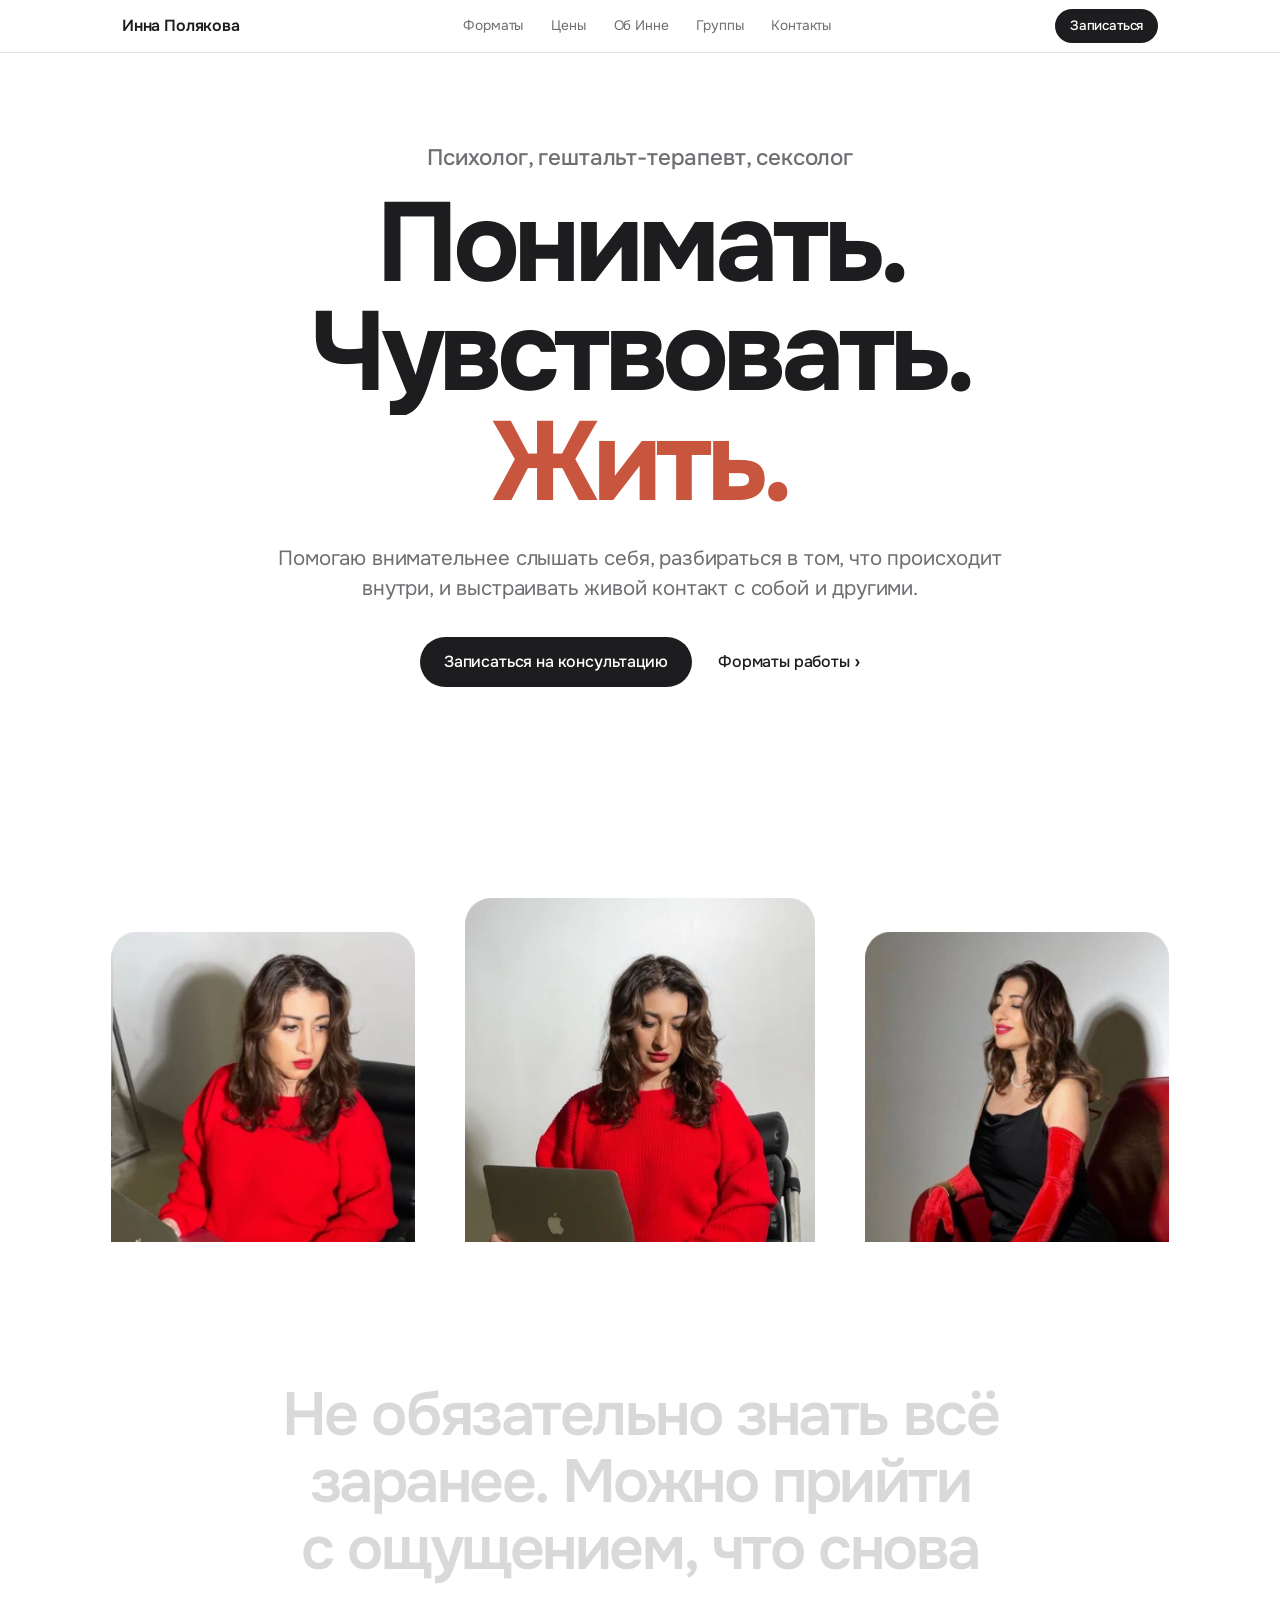
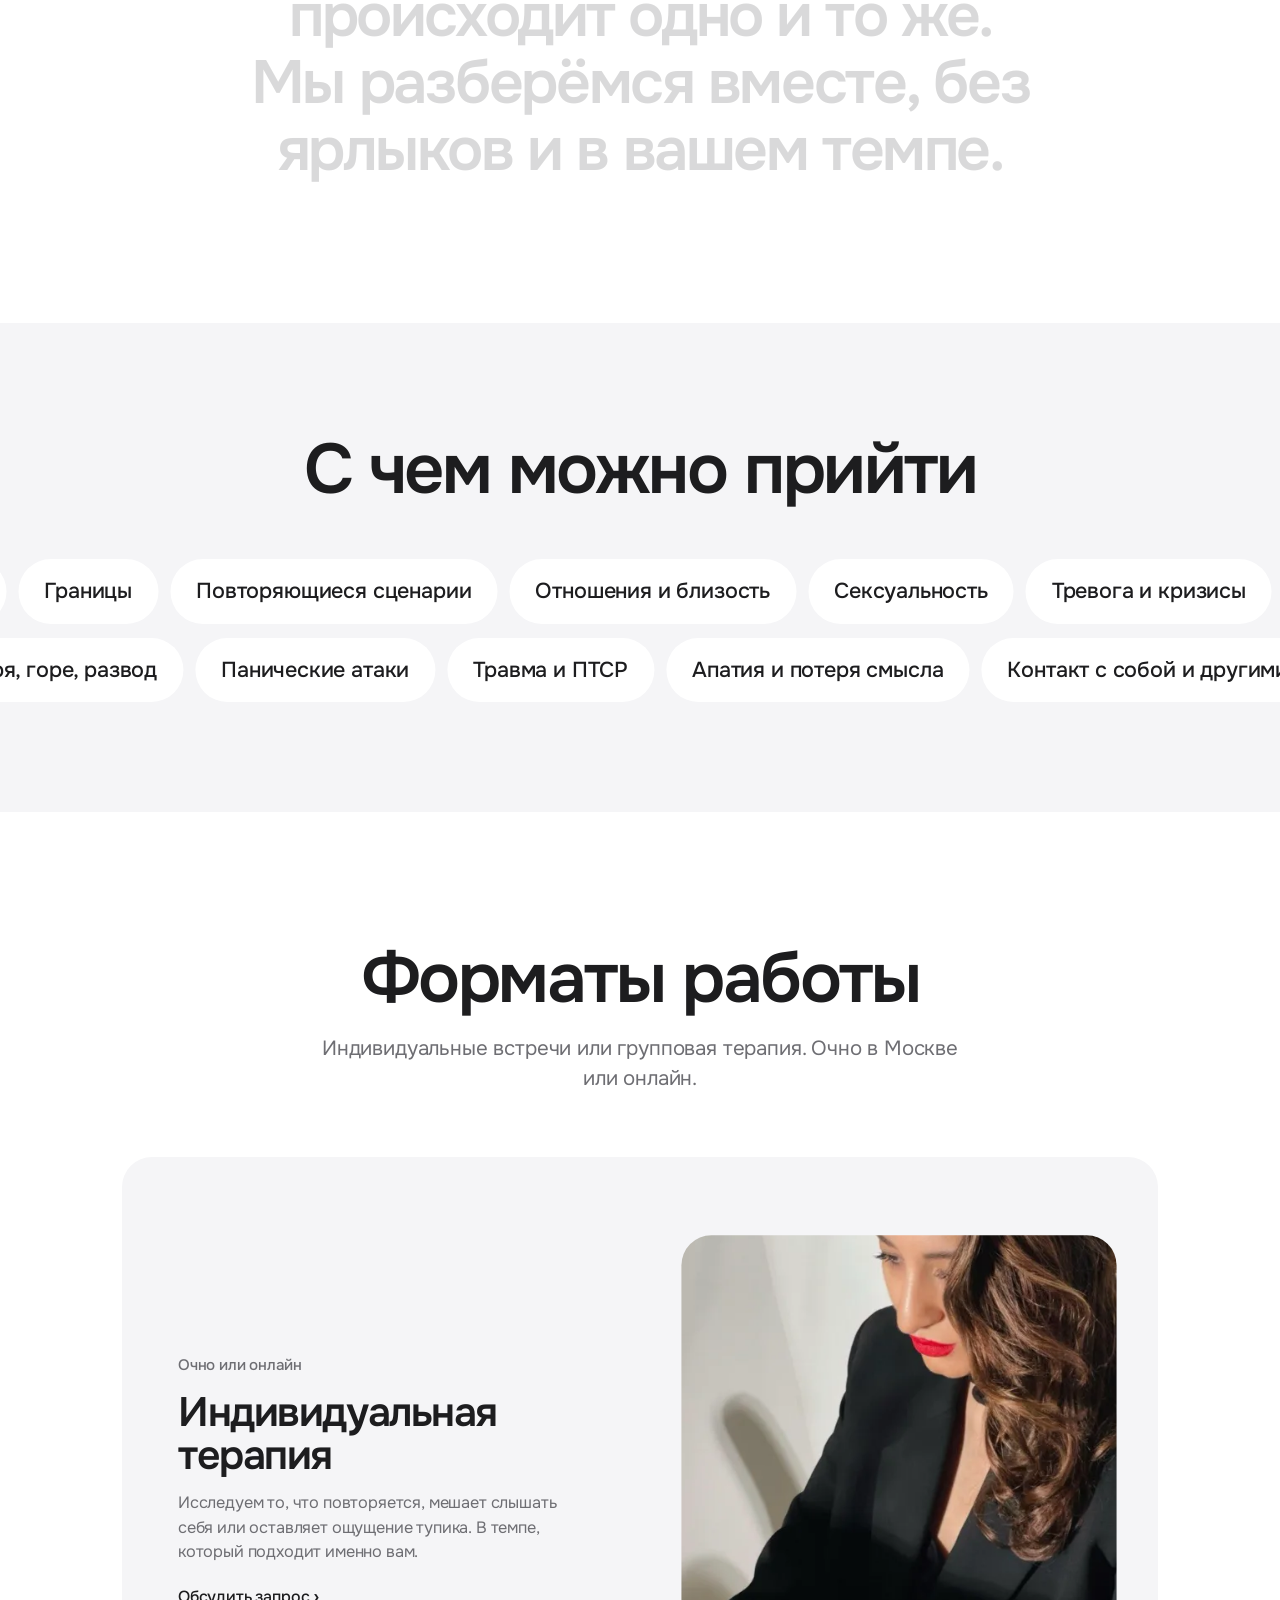
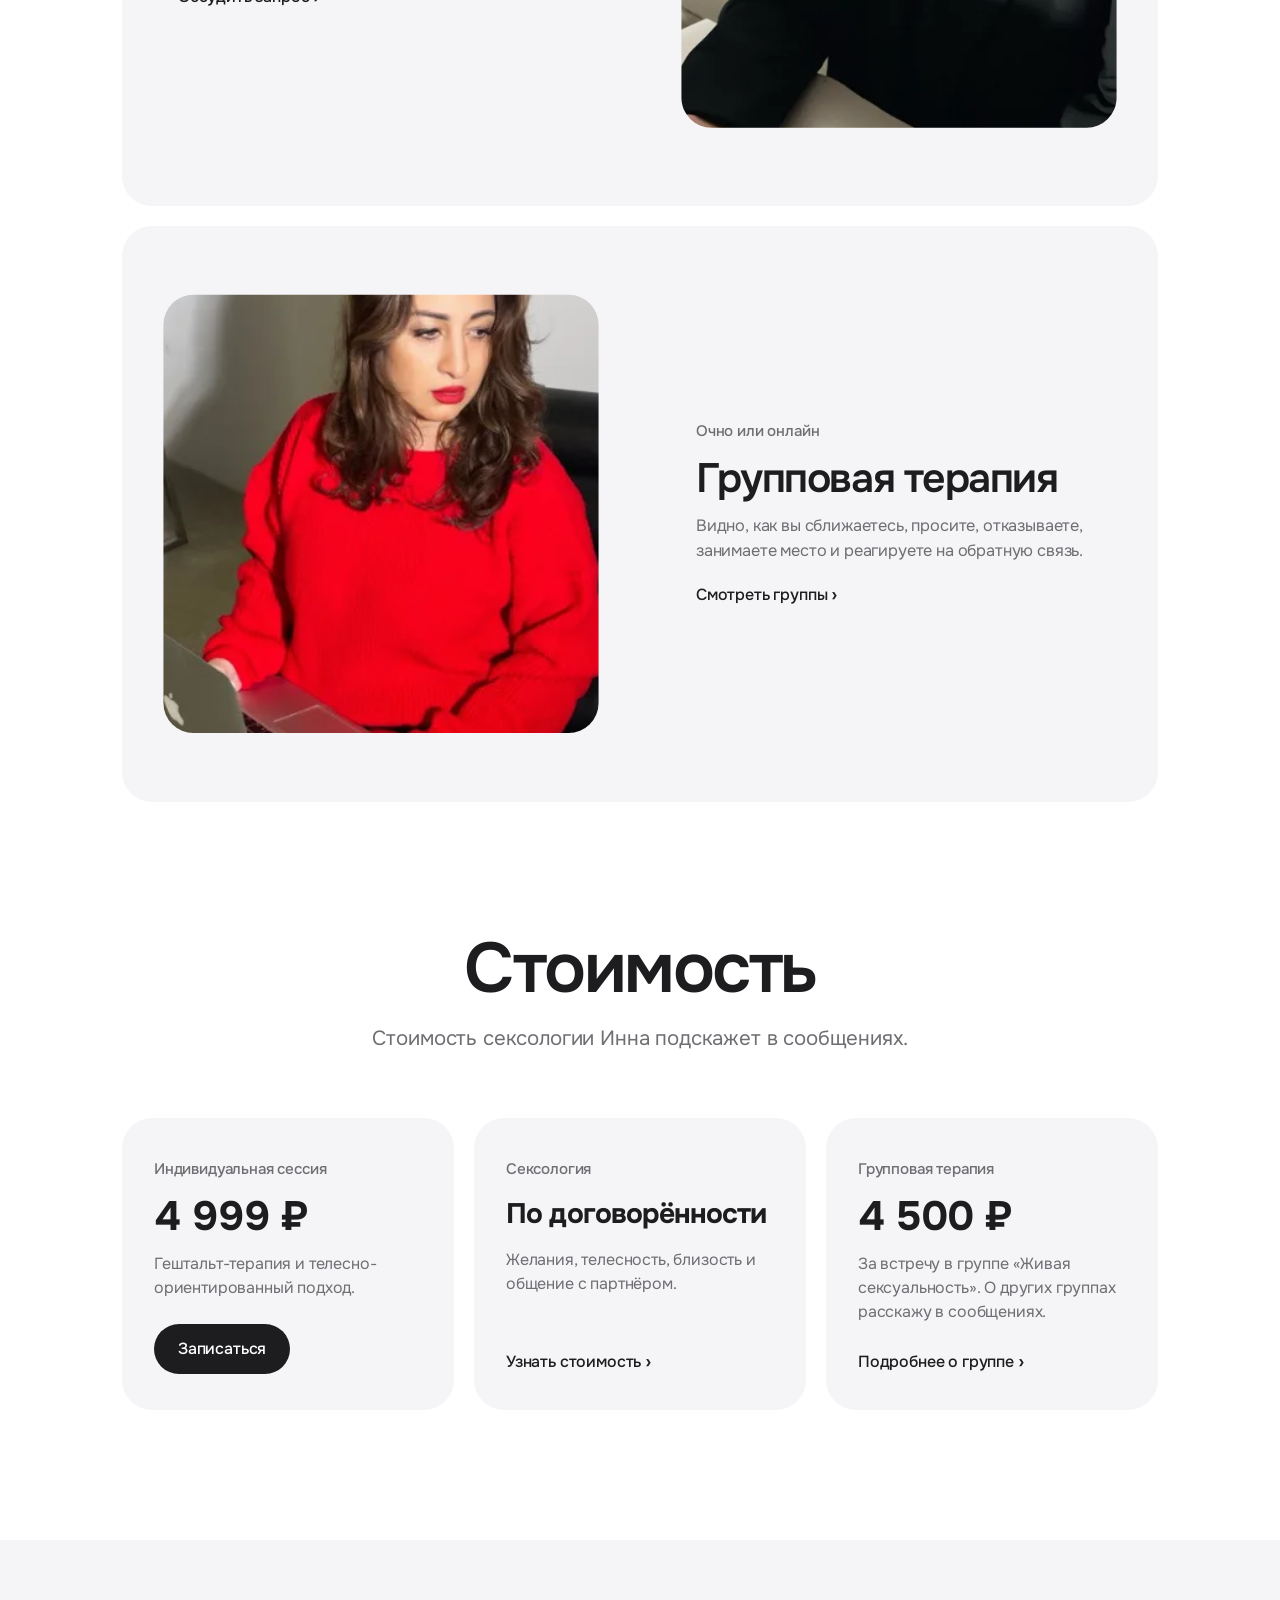
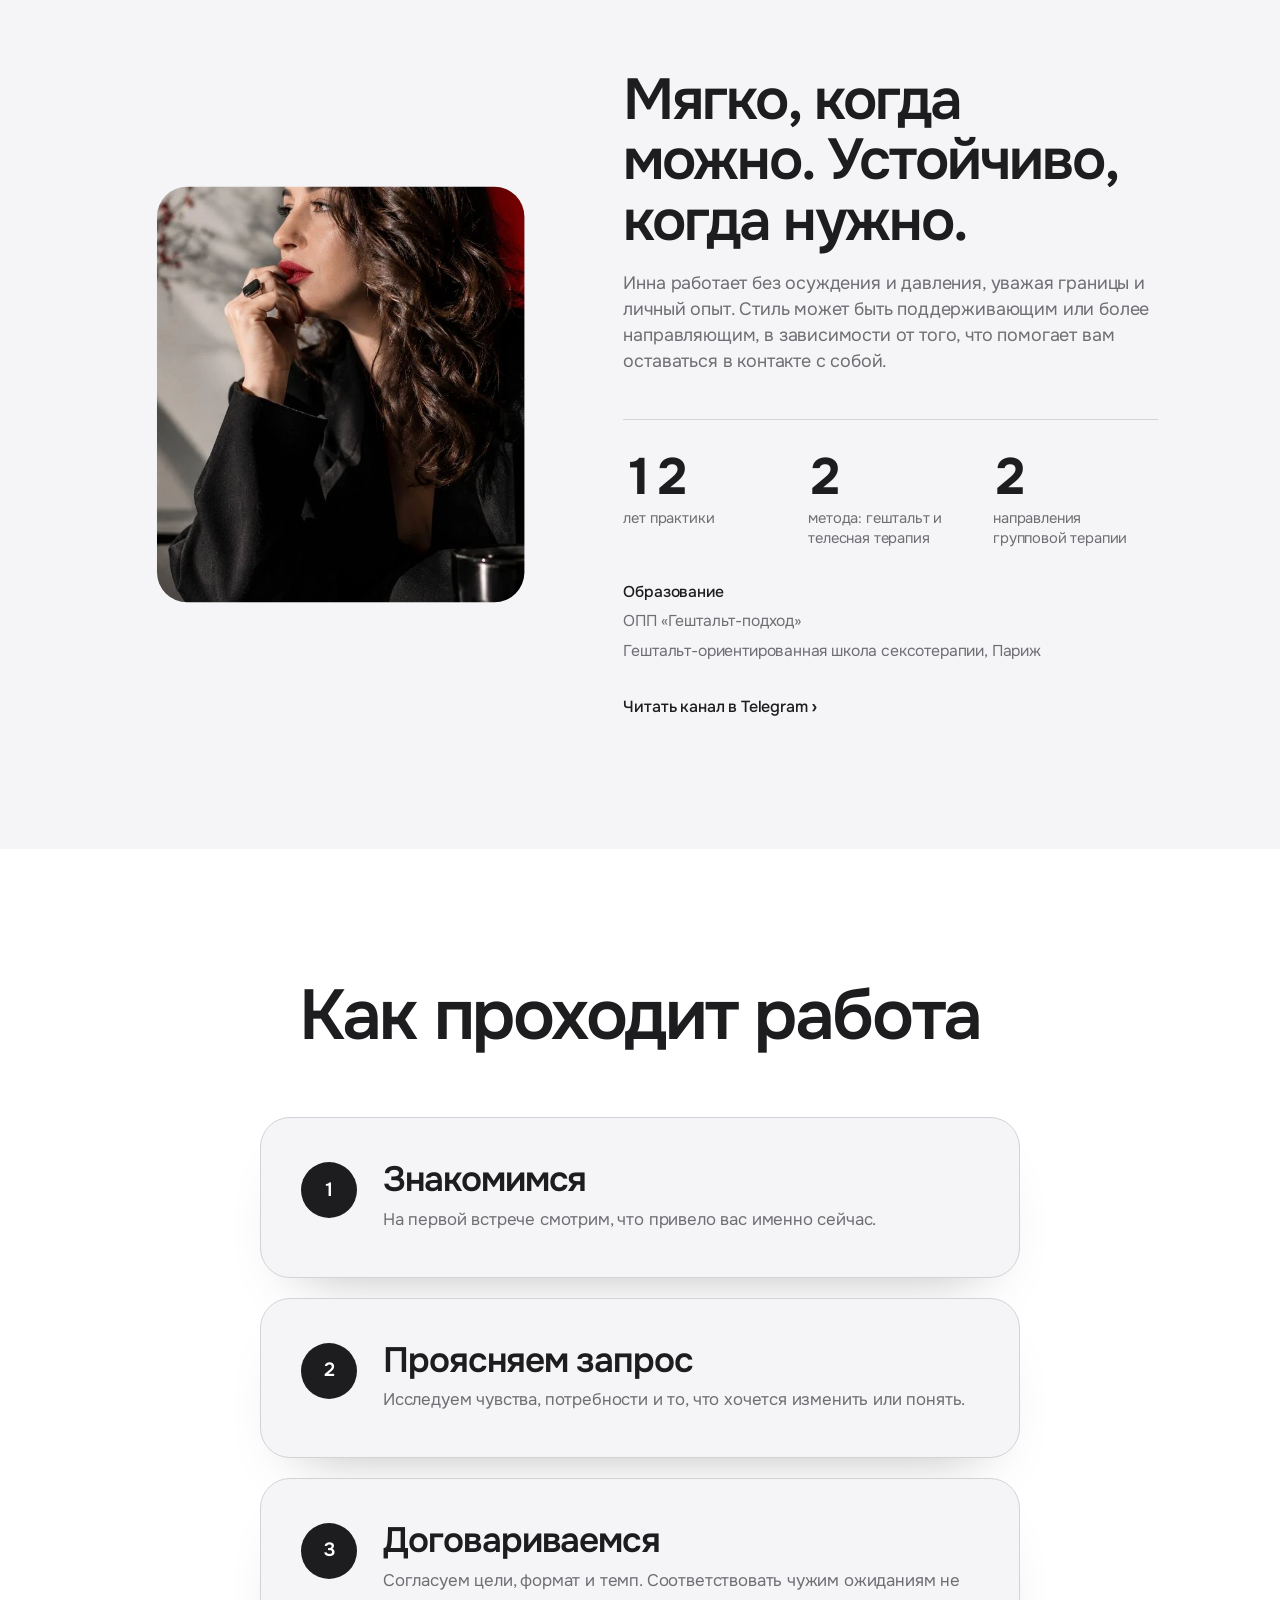
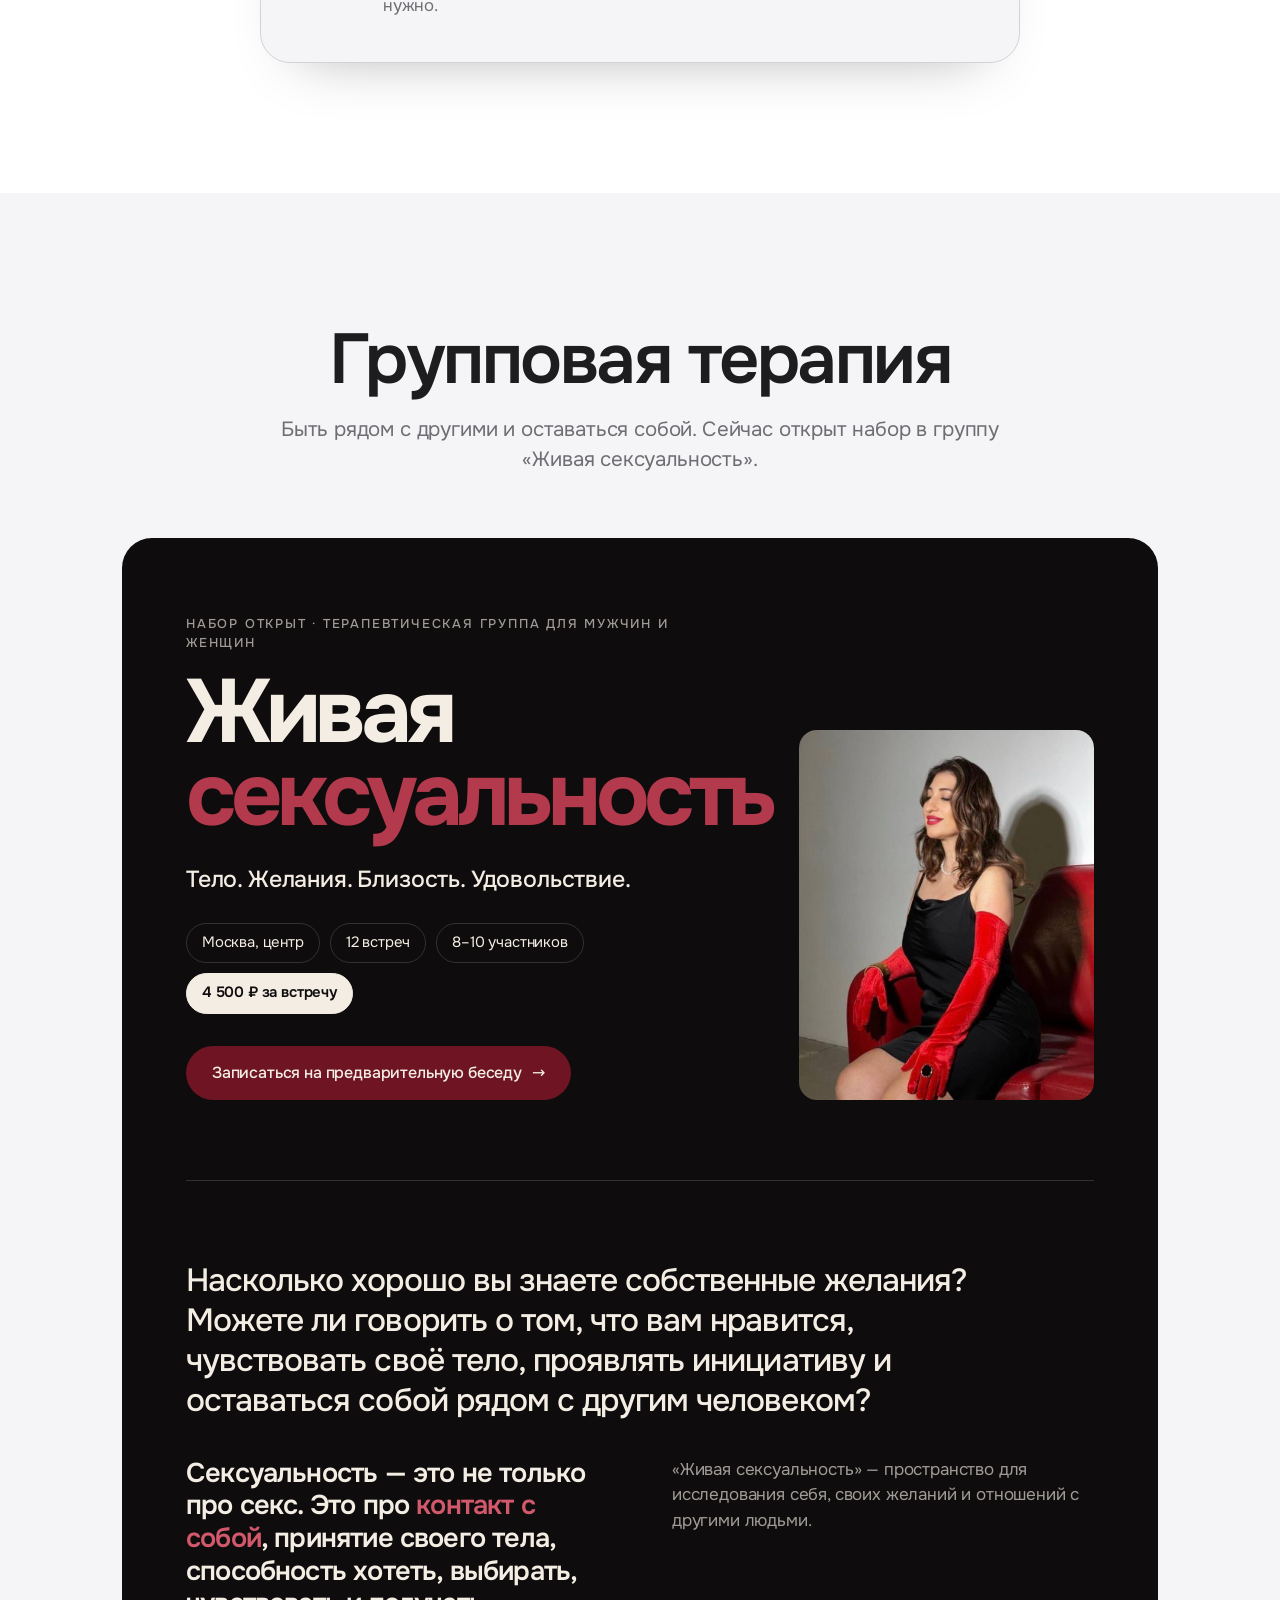
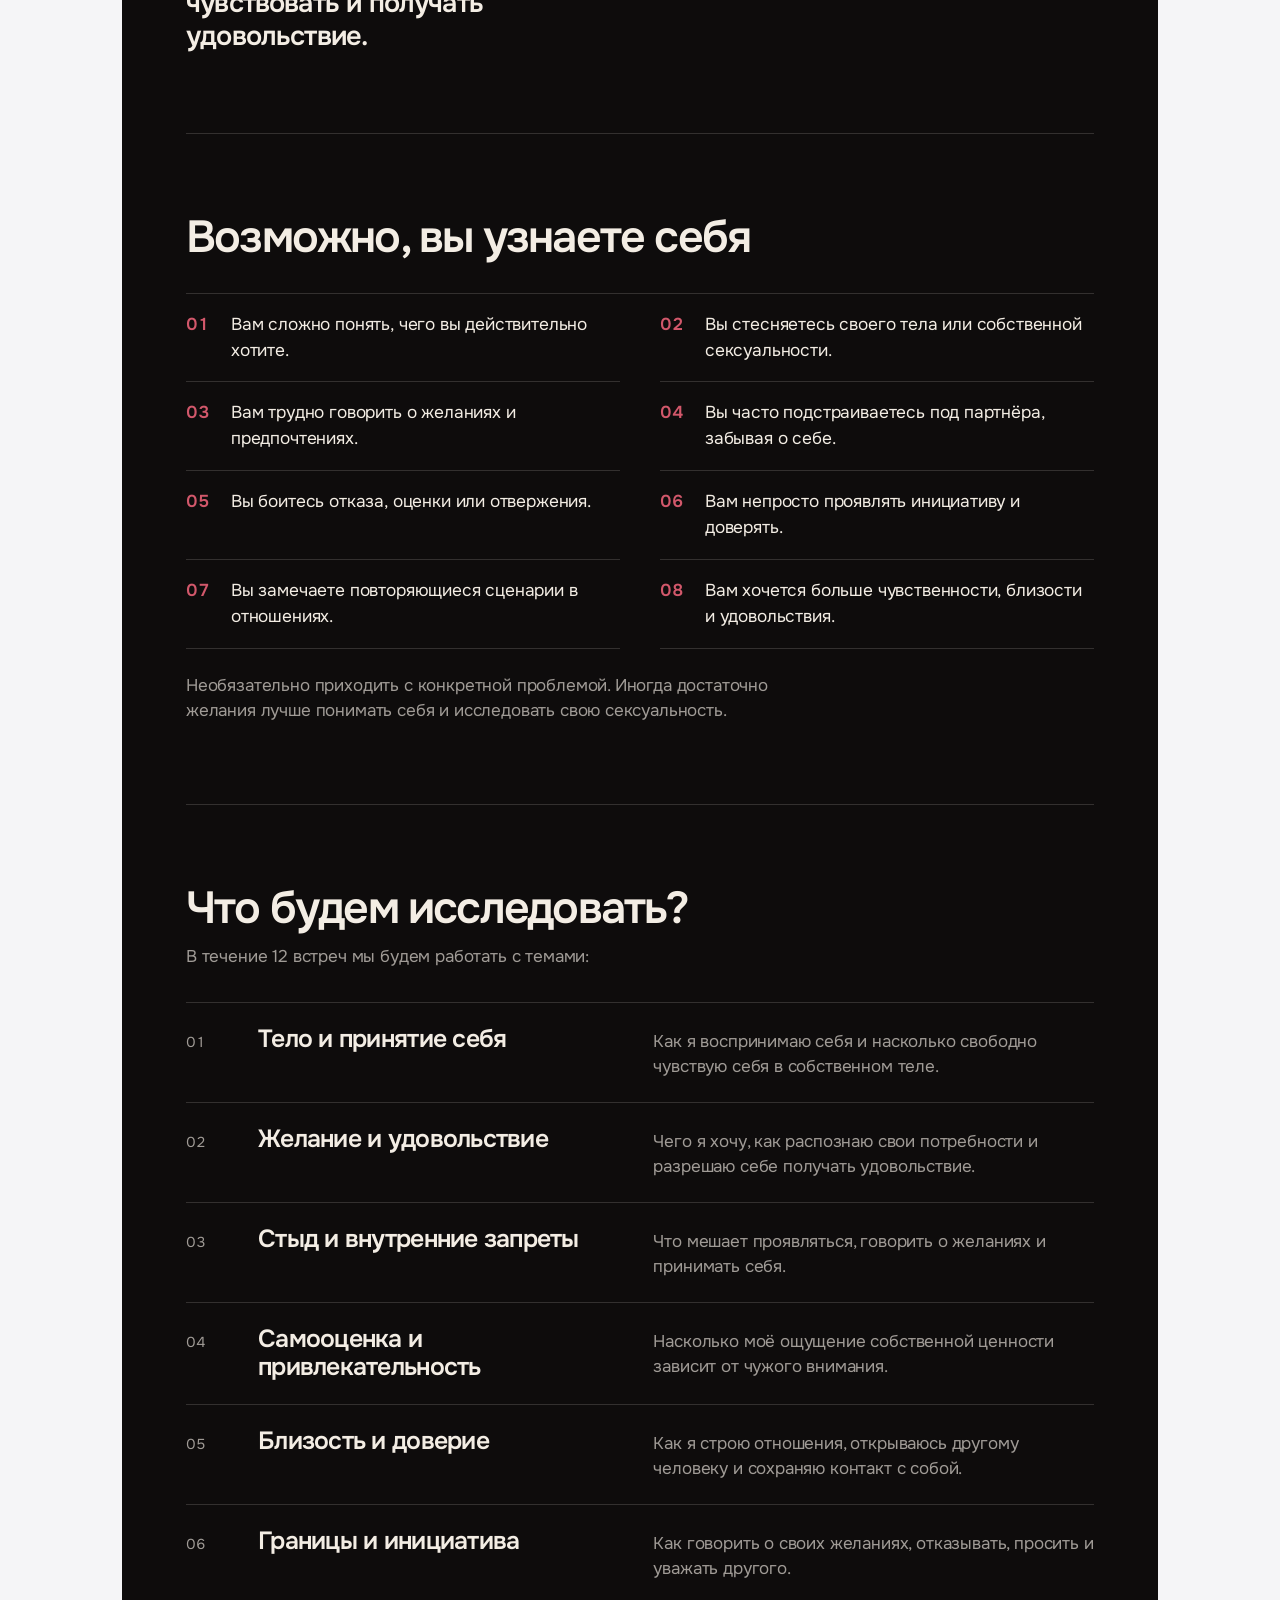
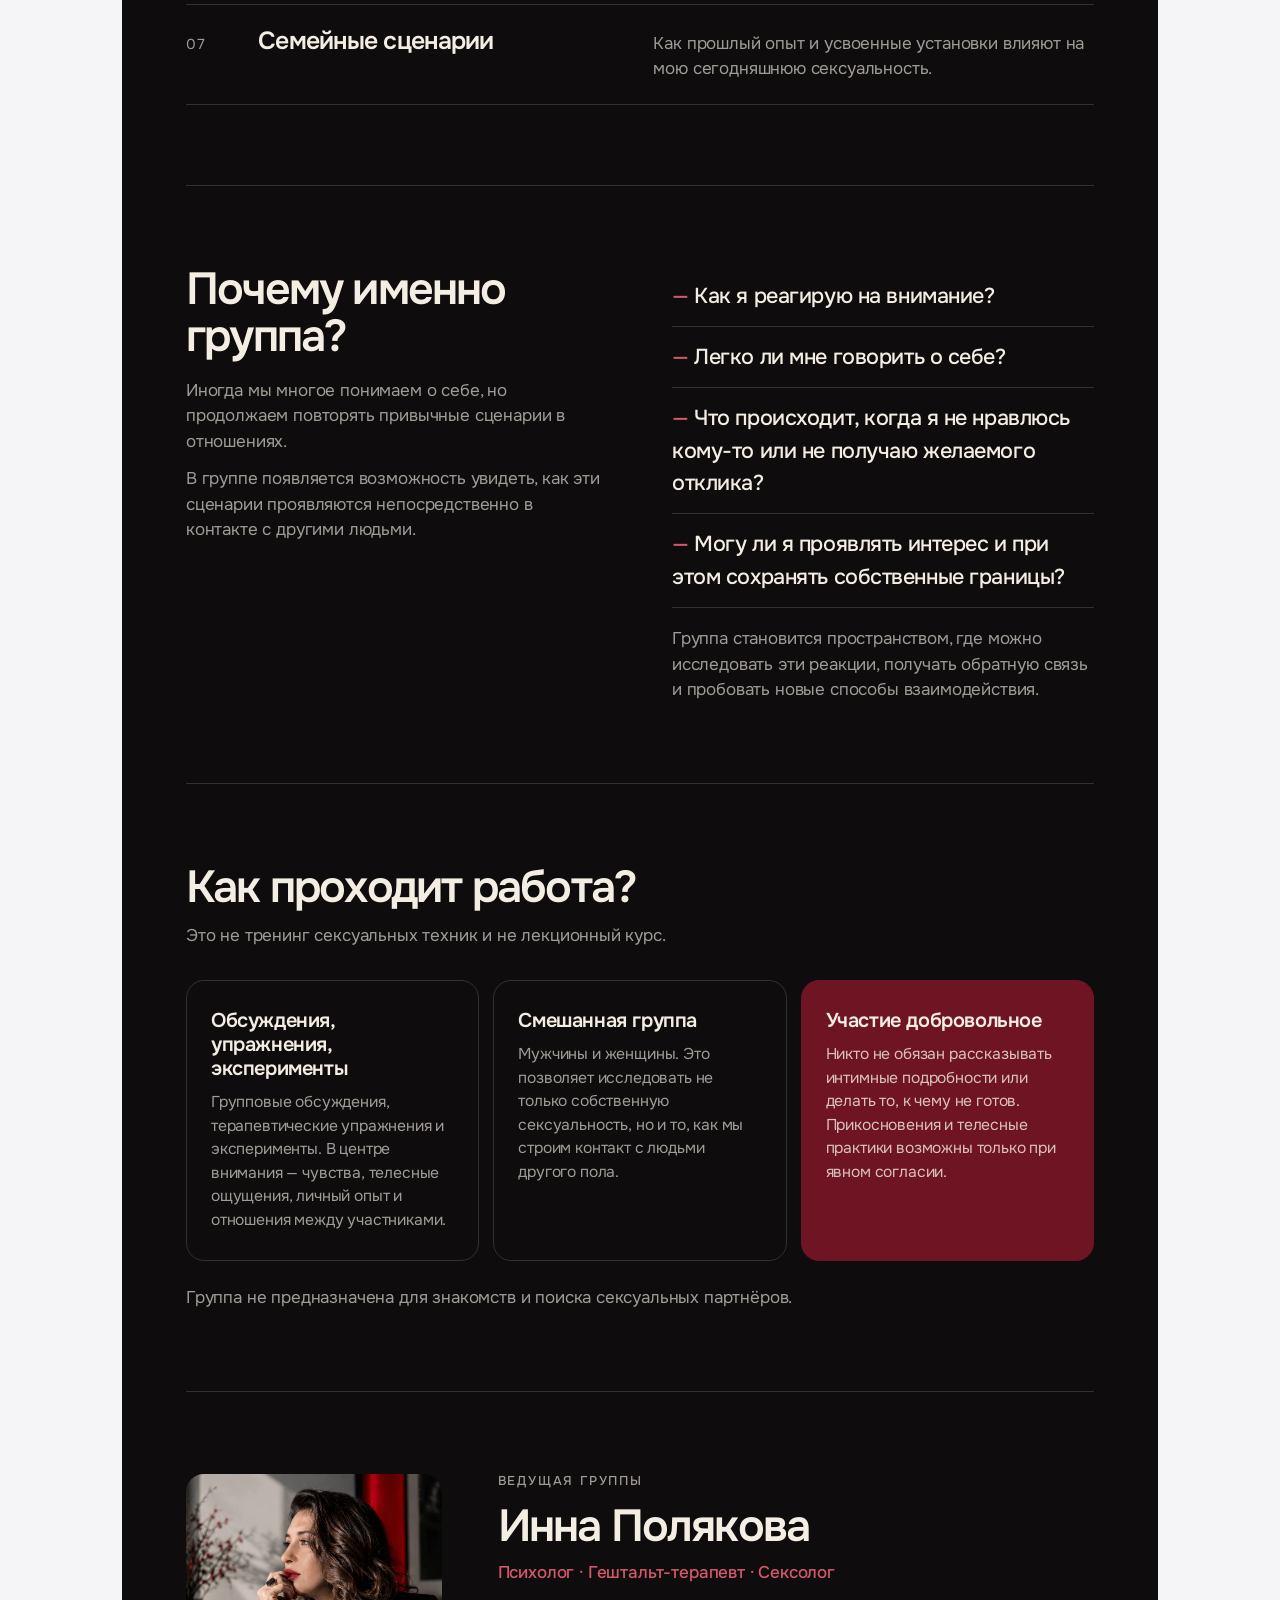
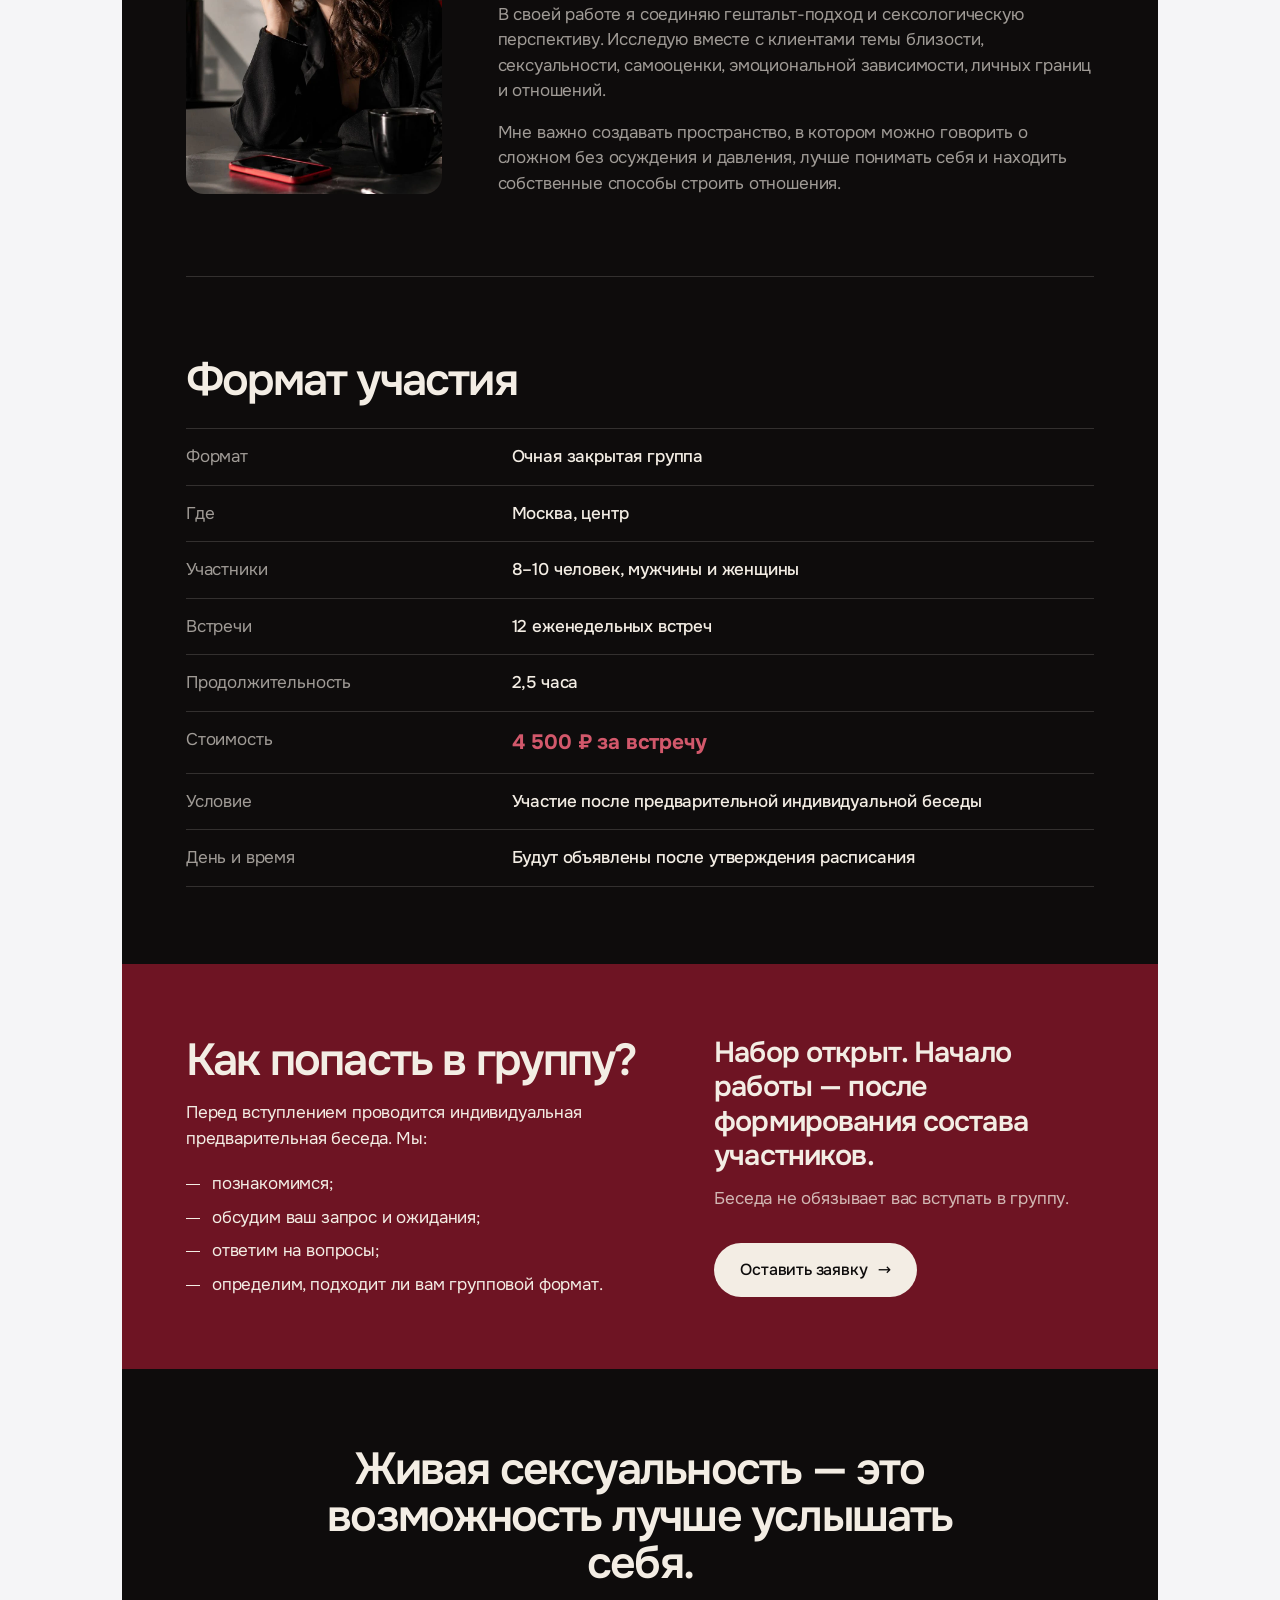
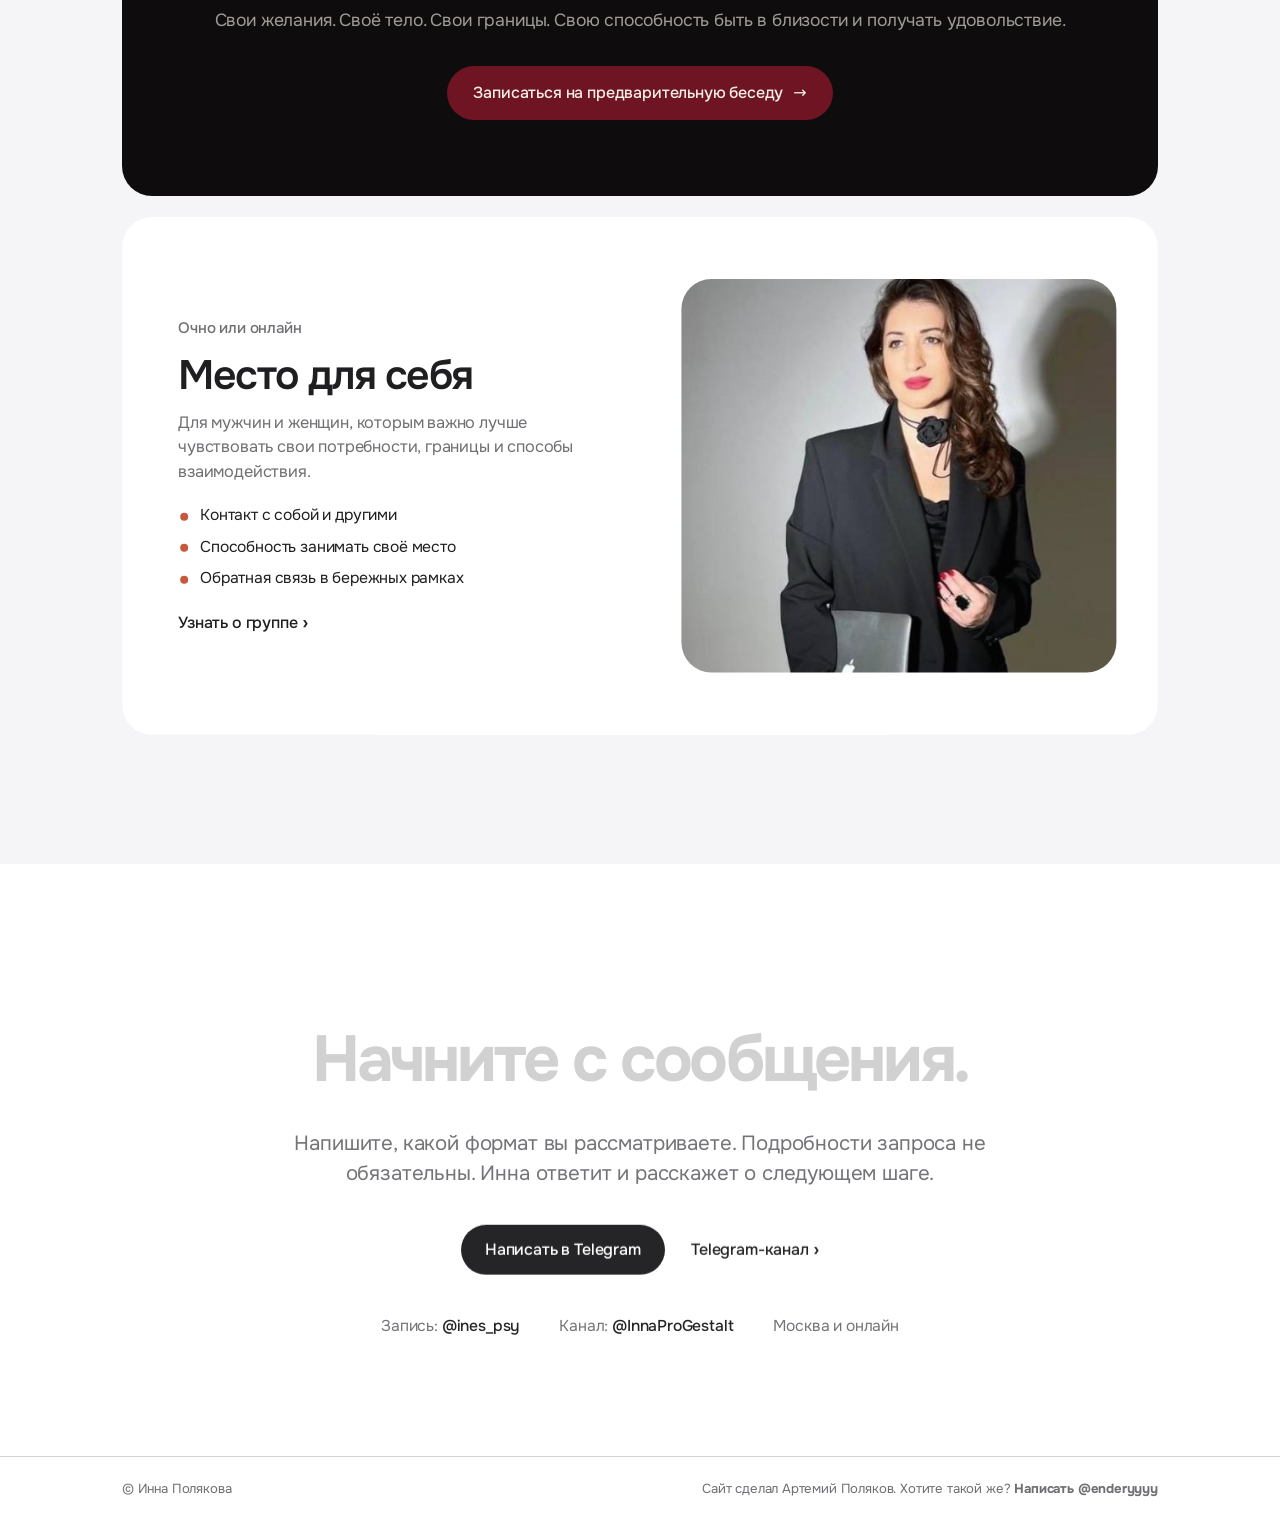
<file: zhivaya-seksualnost/index.html>
<!doctype html>
<html lang="ru"><head><meta charset="utf-8"><title>Живая сексуальность — Инна Полякова</title>
<link rel="canonical" href="https://innapolyakova.ru/#zhivaya-seksualnost">
<meta http-equiv="refresh" content="0; url=/#zhivaya-seksualnost">
<script>location.replace('/#zhivaya-seksualnost')</script></head>
<body><a href="/#zhivaya-seksualnost">Группа «Живая сексуальность»</a></body></html>
</file>
<file: assets/fonts/fonts.css>
/* cyrillic-ext */
@font-face {
  font-family: 'Onest';
  font-style: normal;
  font-weight: 400;
  font-display: swap;
  src: url(/assets/fonts/onest-400-cyrillic-ext.woff2) format('woff2');
  unicode-range: U+0460-052F, U+1C80-1C8A, U+20B4, U+2DE0-2DFF, U+A640-A69F, U+FE2E-FE2F;
}
/* cyrillic */
@font-face {
  font-family: 'Onest';
  font-style: normal;
  font-weight: 400;
  font-display: swap;
  src: url(/assets/fonts/onest-400-cyrillic.woff2) format('woff2');
  unicode-range: U+0301, U+0400-045F, U+0490-0491, U+04B0-04B1, U+2116;
}
/* latin-ext */
@font-face {
  font-family: 'Onest';
  font-style: normal;
  font-weight: 400;
  font-display: swap;
  src: url(/assets/fonts/onest-400-latin-ext.woff2) format('woff2');
  unicode-range: U+0100-02BA, U+02BD-02C5, U+02C7-02CC, U+02CE-02D7, U+02DD-02FF, U+0304, U+0308, U+0329, U+1D00-1DBF, U+1E00-1E9F, U+1EF2-1EFF, U+2020, U+20A0-20AB, U+20AD-20C4, U+2113, U+2C60-2C7F, U+A720-A7FF;
}
/* latin */
@font-face {
  font-family: 'Onest';
  font-style: normal;
  font-weight: 400;
  font-display: swap;
  src: url(/assets/fonts/onest-400-latin.woff2) format('woff2');
  unicode-range: U+0000-00FF, U+0131, U+0152-0153, U+02BB-02BC, U+02C6, U+02DA, U+02DC, U+0304, U+0308, U+0329, U+2000-206F, U+20AC, U+2122, U+2191, U+2193, U+2212, U+2215, U+FEFF, U+FFFD;
}
/* cyrillic-ext */
@font-face {
  font-family: 'Onest';
  font-style: normal;
  font-weight: 500;
  font-display: swap;
  src: url(/assets/fonts/onest-500-cyrillic-ext.woff2) format('woff2');
  unicode-range: U+0460-052F, U+1C80-1C8A, U+20B4, U+2DE0-2DFF, U+A640-A69F, U+FE2E-FE2F;
}
/* cyrillic */
@font-face {
  font-family: 'Onest';
  font-style: normal;
  font-weight: 500;
  font-display: swap;
  src: url(/assets/fonts/onest-500-cyrillic.woff2) format('woff2');
  unicode-range: U+0301, U+0400-045F, U+0490-0491, U+04B0-04B1, U+2116;
}
/* latin-ext */
@font-face {
  font-family: 'Onest';
  font-style: normal;
  font-weight: 500;
  font-display: swap;
  src: url(/assets/fonts/onest-500-latin-ext.woff2) format('woff2');
  unicode-range: U+0100-02BA, U+02BD-02C5, U+02C7-02CC, U+02CE-02D7, U+02DD-02FF, U+0304, U+0308, U+0329, U+1D00-1DBF, U+1E00-1E9F, U+1EF2-1EFF, U+2020, U+20A0-20AB, U+20AD-20C4, U+2113, U+2C60-2C7F, U+A720-A7FF;
}
/* latin */
@font-face {
  font-family: 'Onest';
  font-style: normal;
  font-weight: 500;
  font-display: swap;
  src: url(/assets/fonts/onest-500-latin.woff2) format('woff2');
  unicode-range: U+0000-00FF, U+0131, U+0152-0153, U+02BB-02BC, U+02C6, U+02DA, U+02DC, U+0304, U+0308, U+0329, U+2000-206F, U+20AC, U+2122, U+2191, U+2193, U+2212, U+2215, U+FEFF, U+FFFD;
}
/* cyrillic-ext */
@font-face {
  font-family: 'Onest';
  font-style: normal;
  font-weight: 600;
  font-display: swap;
  src: url(/assets/fonts/onest-600-cyrillic-ext.woff2) format('woff2');
  unicode-range: U+0460-052F, U+1C80-1C8A, U+20B4, U+2DE0-2DFF, U+A640-A69F, U+FE2E-FE2F;
}
/* cyrillic */
@font-face {
  font-family: 'Onest';
  font-style: normal;
  font-weight: 600;
  font-display: swap;
  src: url(/assets/fonts/onest-600-cyrillic.woff2) format('woff2');
  unicode-range: U+0301, U+0400-045F, U+0490-0491, U+04B0-04B1, U+2116;
}
/* latin-ext */
@font-face {
  font-family: 'Onest';
  font-style: normal;
  font-weight: 600;
  font-display: swap;
  src: url(/assets/fonts/onest-600-latin-ext.woff2) format('woff2');
  unicode-range: U+0100-02BA, U+02BD-02C5, U+02C7-02CC, U+02CE-02D7, U+02DD-02FF, U+0304, U+0308, U+0329, U+1D00-1DBF, U+1E00-1E9F, U+1EF2-1EFF, U+2020, U+20A0-20AB, U+20AD-20C4, U+2113, U+2C60-2C7F, U+A720-A7FF;
}
/* latin */
@font-face {
  font-family: 'Onest';
  font-style: normal;
  font-weight: 600;
  font-display: swap;
  src: url(/assets/fonts/onest-600-latin.woff2) format('woff2');
  unicode-range: U+0000-00FF, U+0131, U+0152-0153, U+02BB-02BC, U+02C6, U+02DA, U+02DC, U+0304, U+0308, U+0329, U+2000-206F, U+20AC, U+2122, U+2191, U+2193, U+2212, U+2215, U+FEFF, U+FFFD;
}
/* cyrillic-ext */
@font-face {
  font-family: 'Onest';
  font-style: normal;
  font-weight: 700;
  font-display: swap;
  src: url(/assets/fonts/onest-700-cyrillic-ext.woff2) format('woff2');
  unicode-range: U+0460-052F, U+1C80-1C8A, U+20B4, U+2DE0-2DFF, U+A640-A69F, U+FE2E-FE2F;
}
/* cyrillic */
@font-face {
  font-family: 'Onest';
  font-style: normal;
  font-weight: 700;
  font-display: swap;
  src: url(/assets/fonts/onest-700-cyrillic.woff2) format('woff2');
  unicode-range: U+0301, U+0400-045F, U+0490-0491, U+04B0-04B1, U+2116;
}
/* latin-ext */
@font-face {
  font-family: 'Onest';
  font-style: normal;
  font-weight: 700;
  font-display: swap;
  src: url(/assets/fonts/onest-700-latin-ext.woff2) format('woff2');
  unicode-range: U+0100-02BA, U+02BD-02C5, U+02C7-02CC, U+02CE-02D7, U+02DD-02FF, U+0304, U+0308, U+0329, U+1D00-1DBF, U+1E00-1E9F, U+1EF2-1EFF, U+2020, U+20A0-20AB, U+20AD-20C4, U+2113, U+2C60-2C7F, U+A720-A7FF;
}
/* latin */
@font-face {
  font-family: 'Onest';
  font-style: normal;
  font-weight: 700;
  font-display: swap;
  src: url(/assets/fonts/onest-700-latin.woff2) format('woff2');
  unicode-range: U+0000-00FF, U+0131, U+0152-0153, U+02BB-02BC, U+02C6, U+02DA, U+02DC, U+0304, U+0308, U+0329, U+2000-206F, U+20AC, U+2122, U+2191, U+2193, U+2212, U+2215, U+FEFF, U+FFFD;
}
</file>
